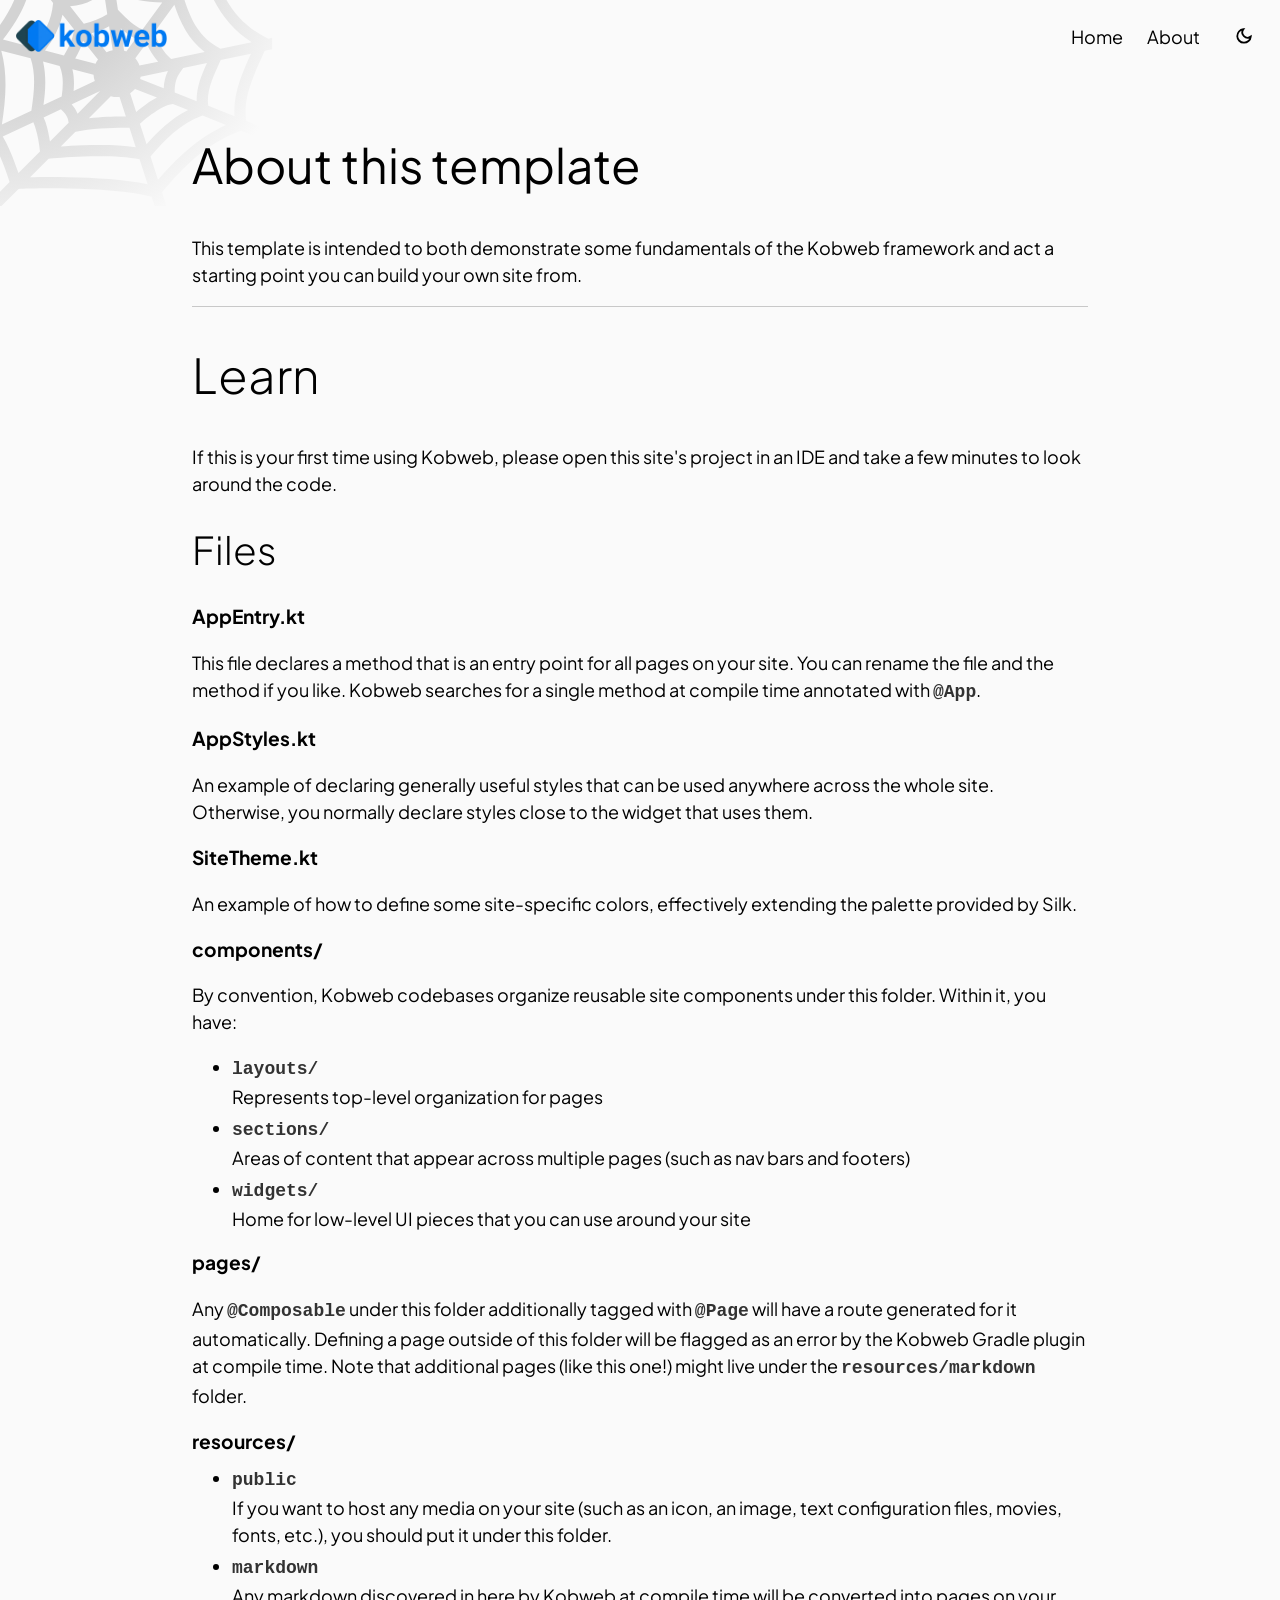
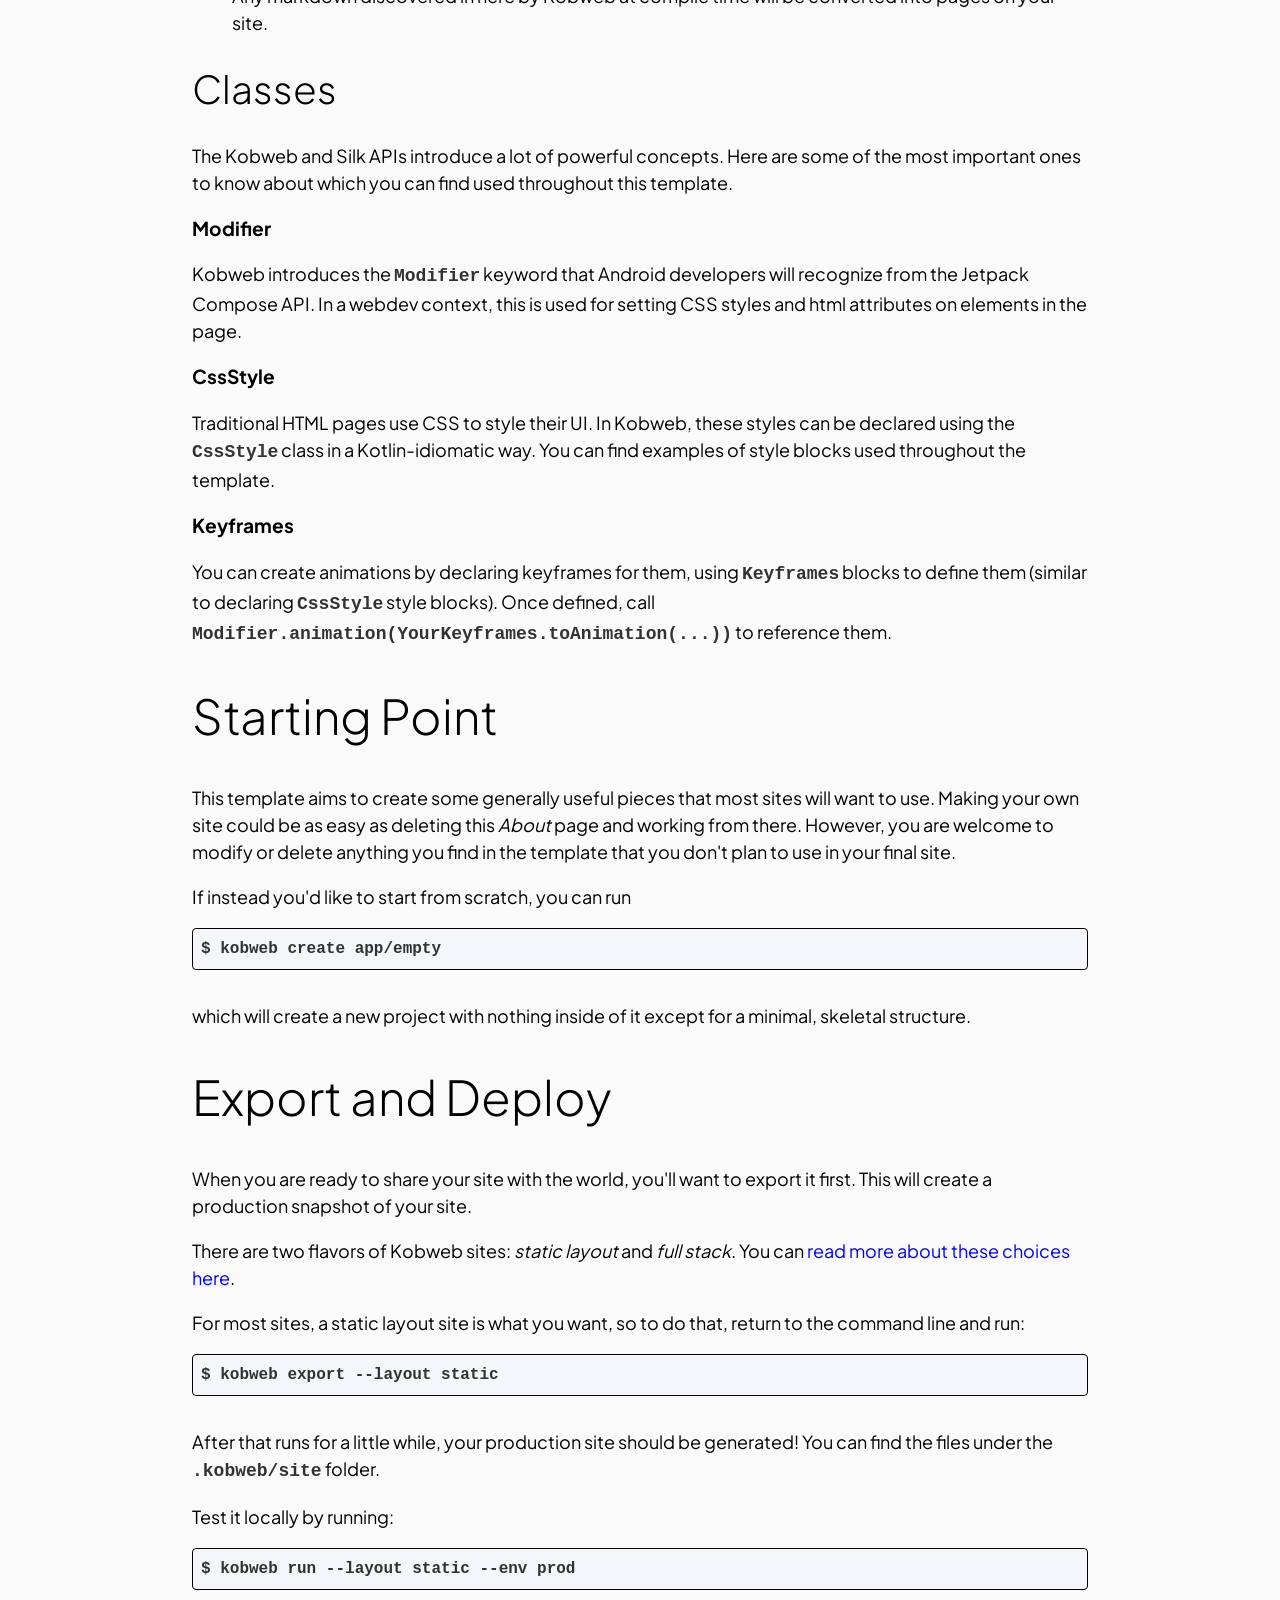
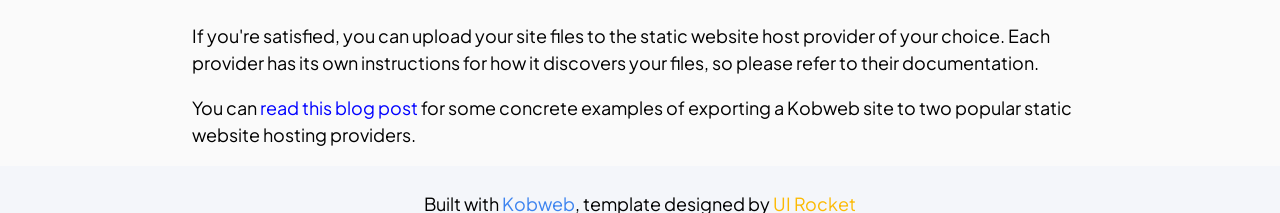
<file: about.html>
<!doctype html>
<html lang="en" class="silk-light">
 <head>
  <meta http-equiv="Content-Type" content="text/html; charset=UTF-8">
  <title>Kobweb - About</title>
  <meta content="Powered by Kobweb" name="description">
  <link href="/favicon.ico" rel="icon">
  <meta content="width=device-width, initial-scale=1" name="viewport">
  <link href="/amieCompiledIcon.png" rel="icon" type="image/png">
  <link href="/fonts/faces.css" rel="stylesheet">
  <link href="https://cdnjs.cloudflare.com/ajax/libs/font-awesome/6.5.2/css/all.min.css" rel="stylesheet">
 </head>
 <body>
  <div id="_kobweb-root" style="width: 100%; height: 100%;">
   <style>@layer reset-compat, reset, kobweb-compose-compat, kobweb-compose, base-compat, base, component-styles-compat, component-styles, component-variants-compat, component-variants, restricted-styles-compat, restricted-styles, general-styles-compat, general-styles;@layer reset {  html, body { padding: 0px; margin: 0px; }  * { box-sizing: border-box; }}</style>
   <style>@layer reset-compat, reset, kobweb-compose-compat, kobweb-compose, base-compat, base, component-styles-compat, component-styles, component-variants-compat, component-variants, restricted-styles-compat, restricted-styles, general-styles-compat, general-styles;@layer kobweb-compose {  .kobweb-box { display: grid; grid-template-columns: minmax(0px, 1fr); grid-template-rows: minmax(0px, 1fr); }  .kobweb-box > * { grid-area: 1 / 1; }  .kobweb-box.kobweb-align-top-start { place-items: start; }  .kobweb-box.kobweb-align-top-center { place-items: start center; }  .kobweb-box.kobweb-align-top-end { place-items: start end; }  .kobweb-box.kobweb-align-center-start { place-items: center start; }  .kobweb-box.kobweb-align-center { place-items: center; }  .kobweb-box.kobweb-align-center-end { place-items: center end; }  .kobweb-box.kobweb-align-bottom-start { place-items: end start; }  .kobweb-box.kobweb-align-bottom-center { place-items: end center; }  .kobweb-box.kobweb-align-bottom-end { place-items: end; }  .kobweb-box > .kobweb-align-top-start-self { place-self: start; }  .kobweb-box > .kobweb-align-top-center-self { place-self: start center; }  .kobweb-box > .kobweb-align-top-end-self { place-self: start end; }  .kobweb-box > .kobweb-align-center-start-self { place-self: center start; }  .kobweb-box > .kobweb-align-center-self { place-self: center; }  .kobweb-box > .kobweb-align-center-end-self { place-self: center end; }  .kobweb-box > .kobweb-align-bottom-start-self { place-self: end start; }  .kobweb-box > .kobweb-align-bottom-center-self { place-self: end center; }  .kobweb-box > .kobweb-align-bottom-end-self { place-self: end; }  .kobweb-col { display: flex; flex-direction: column; }  .kobweb-col.kobweb-arrange-top { justify-content: flex-start; }  .kobweb-col.kobweb-arrange-center { justify-content: center; }  .kobweb-col.kobweb-arrange-bottom { justify-content: flex-end; }  .kobweb-col.kobweb-arrange-space-evenly { justify-content: space-evenly; }  .kobweb-col.kobweb-arrange-space-between { justify-content: space-between; }  .kobweb-col.kobweb-arrange-space-around { justify-content: space-around; }  .kobweb-col.kobweb-align-start { align-items: flex-start; }  .kobweb-col.kobweb-align-center-horiz { align-items: center; }  .kobweb-col.kobweb-align-end { align-items: flex-end; }  .kobweb-col > .kobweb-align-start-self { align-self: flex-start; }  .kobweb-col > .kobweb-align-center-horiz-self { align-self: center; }  .kobweb-col > .kobweb-align-end-self { align-self: flex-end; }  .kobweb-row { display: flex; flex-direction: row; }  .kobweb-row.kobweb-arrange-start { justify-content: flex-start; }  .kobweb-row.kobweb-arrange-center { justify-content: center; }  .kobweb-row.kobweb-arrange-end { justify-content: flex-end; }  .kobweb-row.kobweb-arrange-space-evenly { justify-content: space-evenly; }  .kobweb-row.kobweb-arrange-space-between { justify-content: space-between; }  .kobweb-row.kobweb-arrange-space-around { justify-content: space-around; }  .kobweb-row.kobweb-align-top { align-items: flex-start; }  .kobweb-row.kobweb-align-center-vert { align-items: center; }  .kobweb-row.kobweb-align-bottom { align-items: flex-end; }  .kobweb-row > .kobweb-align-top-self { align-self: flex-start; }  .kobweb-row > .kobweb-align-center-vert-self { align-self: center; }  .kobweb-row > .kobweb-align-bottom-self { align-self: flex-end; }  .kobweb-spacer { flex-grow: 1; }  .kobweb-row.kobweb-arrange-spaced-by { column-gap: var(--kobweb-arrange-spaced-by); }  .kobweb-col.kobweb-arrange-spaced-by { row-gap: var(--kobweb-arrange-spaced-by); }}</style>
   <style>@layer reset-compat, reset, kobweb-compose-compat, kobweb-compose, base-compat, base, component-styles-compat, component-styles, component-variants-compat, component-variants, restricted-styles-compat, restricted-styles, general-styles-compat, general-styles;.silk-light { color-scheme: light; --silk-background-color: rgb(250, 250, 250); --silk-color: black; --silk-border-color: rgba(0, 0, 0, 0.2); --silk-focus-outline-color: rgba(33, 150, 243, 0.5); --silk-placeholder-color: rgb(158, 158, 158); --silk-button-background-default-color: rgb(204, 204, 204); --silk-button-background-hover-color: rgb(163, 163, 163); --silk-button-background-pressed-color: rgb(122, 122, 122); --silk-checkbox-icon-background-color: rgb(33, 150, 243); --silk-checkbox-icon-background-hover-color: rgb(30, 136, 229); --silk-checkbox-icon-color: white; --silk-input-border-hover-color: rgb(158, 158, 158); --silk-input-border-invalid-color: rgb(183, 28, 28); --silk-input-filled-color: rgb(238, 238, 238); --silk-input-filled-hover-color: rgb(214, 214, 214); --silk-input-filled-focus-color: transparent; --silk-overlay-background-color: rgba(0, 0, 0, 0.5); --silk-switch-thumb-color: white; --silk-tab-color: black; --silk-tab-background-color: white; --silk-tab-disabled-background-color: white; --silk-tab-hover-background-color: lightgray; --silk-tab-pressed-background-color: whitesmoke; --silk-tooltip-background-color: black; --silk-tooltip-color: white; }.silk-light { color-scheme: light; --silk-background-color: rgb(250, 250, 250); --silk-color: black; --silk-border-color: rgba(0, 0, 0, 0.2); --silk-focus-outline-color: rgba(33, 150, 243, 0.5); --silk-placeholder-color: rgb(158, 158, 158); --silk-button-background-default-color: rgb(204, 204, 204); --silk-button-background-hover-color: rgb(163, 163, 163); --silk-button-background-pressed-color: rgb(122, 122, 122); --silk-checkbox-icon-background-color: rgb(33, 150, 243); --silk-checkbox-icon-background-hover-color: rgb(30, 136, 229); --silk-checkbox-icon-color: white; --silk-input-border-hover-color: rgb(158, 158, 158); --silk-input-border-invalid-color: rgb(183, 28, 28); --silk-input-filled-color: rgb(238, 238, 238); --silk-input-filled-hover-color: rgb(214, 214, 214); --silk-input-filled-focus-color: transparent; --silk-overlay-background-color: rgba(0, 0, 0, 0.5); --silk-switch-thumb-color: white; --silk-tab-color: black; --silk-tab-background-color: white; --silk-tab-disabled-background-color: white; --silk-tab-hover-background-color: lightgray; --silk-tab-pressed-background-color: whitesmoke; --silk-tooltip-background-color: black; --silk-tooltip-color: white; }.silk-dark { color-scheme: dark; --silk-background-color: rgb(6, 8, 11); --silk-color: white; --silk-border-color: rgba(255, 255, 255, 0.2); --silk-focus-outline-color: rgba(33, 150, 243, 0.5); --silk-placeholder-color: rgb(158, 158, 158); --silk-button-background-default-color: rgb(51, 51, 51); --silk-button-background-hover-color: rgb(92, 92, 92); --silk-button-background-pressed-color: rgb(133, 133, 133); --silk-checkbox-icon-background-color: rgb(144, 202, 249); --silk-checkbox-icon-background-hover-color: rgb(100, 181, 246); --silk-checkbox-icon-color: black; --silk-input-border-hover-color: rgb(117, 117, 117); --silk-input-border-invalid-color: rgb(229, 115, 115); --silk-input-filled-color: rgb(33, 33, 33); --silk-input-filled-hover-color: rgb(56, 56, 56); --silk-input-filled-focus-color: transparent; --silk-overlay-background-color: rgba(255, 255, 255, 0.5); --silk-switch-thumb-color: white; --silk-tab-color: white; --silk-tab-background-color: black; --silk-tab-disabled-background-color: black; --silk-tab-hover-background-color: darkslategray; --silk-tab-pressed-background-color: darkgray; --silk-tooltip-background-color: white; --silk-tooltip-color: black; }.silk-dark { color-scheme: dark; --silk-background-color: rgb(6, 8, 11); --silk-color: white; --silk-border-color: rgba(255, 255, 255, 0.2); --silk-focus-outline-color: rgba(33, 150, 243, 0.5); --silk-placeholder-color: rgb(158, 158, 158); --silk-button-background-default-color: rgb(51, 51, 51); --silk-button-background-hover-color: rgb(92, 92, 92); --silk-button-background-pressed-color: rgb(133, 133, 133); --silk-checkbox-icon-background-color: rgb(144, 202, 249); --silk-checkbox-icon-background-hover-color: rgb(100, 181, 246); --silk-checkbox-icon-color: black; --silk-input-border-hover-color: rgb(117, 117, 117); --silk-input-border-invalid-color: rgb(229, 115, 115); --silk-input-filled-color: rgb(33, 33, 33); --silk-input-filled-hover-color: rgb(56, 56, 56); --silk-input-filled-focus-color: transparent; --silk-overlay-background-color: rgba(255, 255, 255, 0.5); --silk-switch-thumb-color: white; --silk-tab-color: white; --silk-tab-background-color: black; --silk-tab-disabled-background-color: black; --silk-tab-hover-background-color: darkslategray; --silk-tab-pressed-background-color: darkgray; --silk-tooltip-background-color: white; --silk-tooltip-color: black; }.silk-light { --silk-link-default-color: blue; --silk-link-visited-color: purple; }.silk-light { --silk-link-default-color: blue; --silk-link-visited-color: purple; }.silk-dark { --silk-link-default-color: cyan; --silk-link-visited-color: violet; }.silk-dark { --silk-link-default-color: cyan; --silk-link-visited-color: violet; }@media (prefers-reduced-motion: no-preference) {  html { scroll-behavior: smooth; }}@media (prefers-reduced-motion: no-preference) {  html { scroll-behavior: smooth; }}body { font-family: -apple-system, BlinkMacSystemFont, "Segoe UI", Roboto, Oxygen, Ubuntu, Cantarell, "Fira Sans", "Droid Sans", "Helvetica Neue", sans-serif; font-size: 18px; line-height: 1.5; }body { font-family: -apple-system, BlinkMacSystemFont, "Segoe UI", Roboto, Oxygen, Ubuntu, Cantarell, "Fira Sans", "Droid Sans", "Helvetica Neue", sans-serif; font-size: 18px; line-height: 1.5; }body { font-family: JakartaSans, sans-serif; }body { font-family: JakartaSans, sans-serif; }body { scroll-behavior: smooth; }body { scroll-behavior: smooth; }.reveal-on-scroll { opacity: 0; transform: translateY(40px); transition: opacity 0.8s cubic-bezier(0.16, 1, 0.3, 1), transform 0.8s cubic-bezier(0.16, 1, 0.3, 1); }.reveal-on-scroll { opacity: 0; transform: translateY(40px); transition: opacity 0.8s cubic-bezier(0.16, 1, 0.3, 1), transform 0.8s cubic-bezier(0.16, 1, 0.3, 1); }.reveal-visible { opacity: 1; transform: translateY(0px); }.reveal-visible { opacity: 1; transform: translateY(0px); }@keyframes silk-checkbox-enabled {   0% { opacity: 0; }  100% { opacity: 1; }}@keyframes side-menu-slide-in {   0% { translate: 100%; }  100% { }}@scope (.silk-light, .silk-dark) {  @layer component-styles {  :where(&).silk-input, .silk-input { appearance: none; color: var(--silk-color); height: var(--silk-input-height); font-size: var(--silk-input-font-size); background-color: transparent; outline: transparent solid 0px; border: 0px solid transparent; transition: border-color var(--silk-input-color-transition-duration, var(--silk-transition-duration-normal, 200ms)), box-shadow var(--silk-input-color-transition-duration, var(--silk-transition-duration-normal, 200ms)), background-color var(--silk-input-color-transition-duration, var(--silk-transition-duration-normal, 200ms)); }}}@layer component-styles-compat {  .silk-input { appearance: none; color: var(--silk-color); height: var(--silk-input-height); font-size: var(--silk-input-font-size); background-color: transparent; outline: transparent solid 0px; border: 0px solid transparent; transition: border-color var(--silk-input-color-transition-duration, var(--silk-transition-duration-normal, 200ms)), box-shadow var(--silk-input-color-transition-duration, var(--silk-transition-duration-normal, 200ms)), background-color var(--silk-input-color-transition-duration, var(--silk-transition-duration-normal, 200ms)); }}@scope (.silk-light, .silk-dark) {  @layer component-styles {  :where(&).silk-input::placeholder, .silk-input::placeholder { opacity: var(--silk-input-placeholder-opacity, var(--silk-placeholder-opacity, 1)); color: var(--silk-input-placeholder-color, var(--silk-placeholder-color)); }}}@layer component-styles-compat {  .silk-input::placeholder { opacity: var(--silk-input-placeholder-opacity, var(--silk-placeholder-opacity, 1)); color: var(--silk-input-placeholder-color, var(--silk-placeholder-color)); }}@scope (.silk-light, .silk-dark) {  @layer component-styles {  :where(&).silk-input-group, .silk-input-group { outline: transparent solid 0px; border: 0px solid transparent; border-radius: var(--silk-input-border-radius); font-size: var(--silk-input-font-size); }}}@layer component-styles-compat {  .silk-input-group { outline: transparent solid 0px; border: 0px solid transparent; border-radius: var(--silk-input-border-radius); font-size: var(--silk-input-font-size); }}@scope (.silk-light, .silk-dark) {  @layer general-styles {  :where(&).silk-disabled, .silk-disabled { opacity: 0.5; cursor: not-allowed; }}}@layer general-styles-compat {  .silk-disabled { opacity: 0.5; cursor: not-allowed; }}@scope (.silk-light, .silk-dark) {  @layer general-styles {  :where(&).silk-smooth-color, .silk-smooth-color { transition: background-color var(--silk-smooth-color-transition-duration, var(--silk-transition-duration-normal, 200ms)); }}}@layer general-styles-compat {  .silk-smooth-color { transition: background-color var(--silk-smooth-color-transition-duration, var(--silk-transition-duration-normal, 200ms)); }}@scope (.silk-light, .silk-dark) {  @layer component-styles {  :where(&).silk-button, .silk-button { color: var(--silk-button-color, var(--silk-color)); background-color: var(--silk-button-background-default-color); line-height: 1.2; height: var(--silk-button-height); min-width: var(--silk-button-height); font-size: var(--silk-button-font-size); font-weight: 600; white-space: nowrap; padding: 0px var(--silk-button-padding-horizontal); vertical-align: middle; border-radius: 0.375rem; border-width: 0px; user-select: none; transition: background-color var(--silk-button-color-transition-duration, var(--silk-transition-duration-normal, 200ms)); }}}@layer component-styles-compat {  .silk-button { color: var(--silk-button-color, var(--silk-color)); background-color: var(--silk-button-background-default-color); line-height: 1.2; height: var(--silk-button-height); min-width: var(--silk-button-height); font-size: var(--silk-button-font-size); font-weight: 600; white-space: nowrap; padding: 0px var(--silk-button-padding-horizontal); vertical-align: middle; border-radius: 0.375rem; border-width: 0px; user-select: none; transition: background-color var(--silk-button-color-transition-duration, var(--silk-transition-duration-normal, 200ms)); }}@scope (.silk-light, .silk-dark) {  @layer component-styles {  :where(&).silk-button:hover:not([aria-disabled="true"]), .silk-button:hover:not([aria-disabled="true"]) { background-color: var(--silk-button-background-hover-color); cursor: pointer; }}}@layer component-styles-compat {  .silk-button:hover:not([aria-disabled="true"]) { background-color: var(--silk-button-background-hover-color); cursor: pointer; }}@scope (.silk-light, .silk-dark) {  @layer component-styles {  :where(&).silk-button:focus-visible:not([aria-disabled="true"]), .silk-button:focus-visible:not([aria-disabled="true"]) { outline: transparent solid 2px; box-shadow: 0px 0px 0 0.1875rem var(--silk-button-background-focus-color, var(--silk-focus-outline-color)); }}}@layer component-styles-compat {  .silk-button:focus-visible:not([aria-disabled="true"]) { outline: transparent solid 2px; box-shadow: 0px 0px 0 0.1875rem var(--silk-button-background-focus-color, var(--silk-focus-outline-color)); }}@scope (.silk-light, .silk-dark) {  @layer component-styles {  :where(&).silk-button:active:not([aria-disabled="true"]), .silk-button:active:not([aria-disabled="true"]) { background-color: var(--silk-button-background-pressed-color); }}}@layer component-styles-compat {  .silk-button:active:not([aria-disabled="true"]) { background-color: var(--silk-button-background-pressed-color); }}@scope (.silk-light, .silk-dark) {  @layer component-styles {  :where(&).silk-callout, .silk-callout { text-align: start; margin-block: 1em; }}}@layer component-styles-compat {  .silk-callout { text-align: start; margin-block: 1em; }}@scope (.silk-light, .silk-dark) {  @layer component-styles {  :where(&).silk-callout > .callout-title, .silk-callout > .callout-title { display: flex; align-items: center; font-weight: 500; font-size: var(--silk-callout-title-font-size); gap: var(--silk-callout-title-gap, 0.5rem); line-height: var(--silk-callout-title-line-height, 1); }}}@layer component-styles-compat {  .silk-callout > .callout-title { display: flex; align-items: center; font-weight: 500; font-size: var(--silk-callout-title-font-size); gap: var(--silk-callout-title-gap, 0.5rem); line-height: var(--silk-callout-title-line-height, 1); }}@scope (.silk-light, .silk-dark) {  @layer component-styles {  :where(&).silk-checkbox, .silk-checkbox { gap: var(--silk-checkbox-spacing, 0.5rem); user-select: none; font-size: var(--silk-checkbox-font-size); cursor: pointer; position: relative; }}}@layer component-styles-compat {  .silk-checkbox { gap: var(--silk-checkbox-spacing, 0.5rem); user-select: none; font-size: var(--silk-checkbox-font-size); cursor: pointer; position: relative; }}@scope (.silk-light, .silk-dark) {  @layer component-styles {  :where(&).silk-checkbox-icon-container, .silk-checkbox-icon-container { font-size: var(--silk-checkbox-icon-size); width: var(--silk-checkbox-size); height: var(--silk-checkbox-size); border: var(--silk-checkbox-border-width, 0.125rem) solid var(--silk-checkbox-border-color, var(--silk-border-color)); border-radius: var(--silk-checkbox-border-radius, 0.125rem); transition: background-color var(--silk-checkbox-transition-duration, var(--silk-transition-duration-very-fast, 100ms)), border-color var(--silk-checkbox-transition-duration, var(--silk-transition-duration-very-fast, 100ms)); }}}@layer component-styles-compat {  .silk-checkbox-icon-container { font-size: var(--silk-checkbox-icon-size); width: var(--silk-checkbox-size); height: var(--silk-checkbox-size); border: var(--silk-checkbox-border-width, 0.125rem) solid var(--silk-checkbox-border-color, var(--silk-border-color)); border-radius: var(--silk-checkbox-border-radius, 0.125rem); transition: background-color var(--silk-checkbox-transition-duration, var(--silk-transition-duration-very-fast, 100ms)), border-color var(--silk-checkbox-transition-duration, var(--silk-transition-duration-very-fast, 100ms)); }}@scope (.silk-light, .silk-dark) {  @layer component-styles {  :where(&).silk-checkbox-icon, .silk-checkbox-icon { width: var(--silk-checkbox-size); height: var(--silk-checkbox-size); color: var(--silk-checkbox-icon-color); }}}@layer component-styles-compat {  .silk-checkbox-icon { width: var(--silk-checkbox-size); height: var(--silk-checkbox-size); color: var(--silk-checkbox-icon-color); }}@scope (.silk-light, .silk-dark) {  @layer component-styles {  :where(&).silk-overlay, .silk-overlay { background-color: var(--silk-overlay-background-color); }}}@layer component-styles-compat {  .silk-overlay { background-color: var(--silk-overlay-background-color); }}@scope (.silk-light, .silk-dark) {  @layer component-styles {  :where(&).silk-popup, .silk-popup { transition: opacity var(--silk-popup-transition-duration, var(--silk-transition-duration-fast, 150ms)); }}}@layer component-styles-compat {  .silk-popup { transition: opacity var(--silk-popup-transition-duration, var(--silk-transition-duration-fast, 150ms)); }}@scope (.silk-light, .silk-dark) {  @layer component-styles {  :where(&).silk-simple-grid, .silk-simple-grid { display: grid; }}}@layer component-styles-compat {  .silk-simple-grid { display: grid; }}@scope (.silk-light, .silk-dark) {  @media (min-width: 0px) {  @layer component-styles {  :where(&).silk-simple-grid, .silk-simple-grid { grid-template-columns: repeat(var(--silk-simple-grid-col-count-zero), 1fr); }}}}@media (min-width: 0px) {  @layer component-styles-compat {  .silk-simple-grid { grid-template-columns: repeat(var(--silk-simple-grid-col-count-zero), 1fr); }}}@scope (.silk-light, .silk-dark) {  @media (min-width: 30rem) {  @layer component-styles {  :where(&).silk-simple-grid, .silk-simple-grid { grid-template-columns: repeat(var(--silk-simple-grid-col-count-sm), 1fr); }}}}@media (min-width: 30rem) {  @layer component-styles-compat {  .silk-simple-grid { grid-template-columns: repeat(var(--silk-simple-grid-col-count-sm), 1fr); }}}@scope (.silk-light, .silk-dark) {  @media (min-width: 48rem) {  @layer component-styles {  :where(&).silk-simple-grid, .silk-simple-grid { grid-template-columns: repeat(var(--silk-simple-grid-col-count-md), 1fr); }}}}@media (min-width: 48rem) {  @layer component-styles-compat {  .silk-simple-grid { grid-template-columns: repeat(var(--silk-simple-grid-col-count-md), 1fr); }}}@scope (.silk-light, .silk-dark) {  @media (min-width: 62rem) {  @layer component-styles {  :where(&).silk-simple-grid, .silk-simple-grid { grid-template-columns: repeat(var(--silk-simple-grid-col-count-lg), 1fr); }}}}@media (min-width: 62rem) {  @layer component-styles-compat {  .silk-simple-grid { grid-template-columns: repeat(var(--silk-simple-grid-col-count-lg), 1fr); }}}@scope (.silk-light, .silk-dark) {  @media (min-width: 80rem) {  @layer component-styles {  :where(&).silk-simple-grid, .silk-simple-grid { grid-template-columns: repeat(var(--silk-simple-grid-col-count-xl), 1fr); }}}}@media (min-width: 80rem) {  @layer component-styles-compat {  .silk-simple-grid { grid-template-columns: repeat(var(--silk-simple-grid-col-count-xl), 1fr); }}}@scope (.silk-light, .silk-dark) {  @media (min-width: 96rem) {  @layer component-styles {  :where(&).silk-simple-grid, .silk-simple-grid { grid-template-columns: repeat(var(--silk-simple-grid-col-count-xxl), 1fr); }}}}@media (min-width: 96rem) {  @layer component-styles-compat {  .silk-simple-grid { grid-template-columns: repeat(var(--silk-simple-grid-col-count-xxl), 1fr); }}}@scope (.silk-light, .silk-dark) {  @layer component-styles {  :where(&).silk-surface, .silk-surface { background-color: var(--silk-surface-background-color, var(--silk-background-color)); color: var(--silk-surface-color, var(--silk-color)); }}}@layer component-styles-compat {  .silk-surface { background-color: var(--silk-surface-background-color, var(--silk-background-color)); color: var(--silk-surface-color, var(--silk-color)); }}@scope (.silk-light, .silk-dark) {  @layer component-styles {  :where(&).silk-horizontal-divider, .silk-horizontal-divider { border-right: 0px; border-bottom: 0px; border-left: 0px; border-image: initial; border-top: 1px solid var(--silk-divider-color, var(--silk-border-color)); width: 100%; }}}@layer component-styles-compat {  .silk-horizontal-divider { border-right: 0px; border-bottom: 0px; border-left: 0px; border-image: initial; border-top: 1px solid var(--silk-divider-color, var(--silk-border-color)); width: 100%; }}@scope (.silk-light, .silk-dark) {  @layer component-styles {  :where(&).silk-vertical-divider, .silk-vertical-divider { border-top: 0px; border-right: 0px; border-bottom: 0px; border-image: initial; border-left: 1px solid var(--silk-divider-color, var(--silk-border-color)); height: var(--silk-divider-length, 90%); }}}@layer component-styles-compat {  .silk-vertical-divider { border-top: 0px; border-right: 0px; border-bottom: 0px; border-image: initial; border-left: 1px solid var(--silk-divider-color, var(--silk-border-color)); height: var(--silk-divider-length, 90%); }}@scope (.silk-light, .silk-dark) {  @layer component-styles {  :where(&).silk-switch, .silk-switch { position: relative; }}}@layer component-styles-compat {  .silk-switch { position: relative; }}@scope (.silk-light, .silk-dark) {  @layer component-styles {  :where(&).silk-switch-track, .silk-switch-track { width: var(--silk-switch-track-width); min-width: var(--silk-switch-track-width); height: var(--silk-switch-track-height); min-height: var(--silk-switch-track-height); padding: var(--silk-switch-track-padding); border-radius: var(--silk-switch-border-radius, 9999px); background-color: var(--silk-switch-track-background-color); transition: background-color var(--silk-switch-transition-duration, var(--silk-transition-duration-fast, 150ms)); box-sizing: content-box; }}}@layer component-styles-compat {  .silk-switch-track { width: var(--silk-switch-track-width); min-width: var(--silk-switch-track-width); height: var(--silk-switch-track-height); min-height: var(--silk-switch-track-height); padding: var(--silk-switch-track-padding); border-radius: var(--silk-switch-border-radius, 9999px); background-color: var(--silk-switch-track-background-color); transition: background-color var(--silk-switch-transition-duration, var(--silk-transition-duration-fast, 150ms)); box-sizing: content-box; }}@scope (.silk-light, .silk-dark) {  @layer component-styles {  :where(&).silk-switch-track:hover:not([aria-disabled="true"]), .silk-switch-track:hover:not([aria-disabled="true"]) { cursor: pointer; }}}@layer component-styles-compat {  .silk-switch-track:hover:not([aria-disabled="true"]) { cursor: pointer; }}@scope (.silk-light, .silk-dark) {  @layer component-styles {  :where(&).silk-switch-thumb, .silk-switch-thumb { width: var(--silk-switch-track-height); height: var(--silk-switch-track-height); border-radius: var(--silk-switch-border-radius, 9999px); background-color: var(--silk-switch-thumb-color); translate: var(--silk-switch-thumb-offset); transition: translate var(--silk-switch-transition-duration, var(--silk-transition-duration-fast, 150ms)); }}}@layer component-styles-compat {  .silk-switch-thumb { width: var(--silk-switch-track-height); height: var(--silk-switch-track-height); border-radius: var(--silk-switch-border-radius, 9999px); background-color: var(--silk-switch-thumb-color); translate: var(--silk-switch-thumb-offset); transition: translate var(--silk-switch-transition-duration, var(--silk-transition-duration-fast, 150ms)); }}@scope (.silk-light, .silk-dark) {  @layer component-styles {  :where(&).silk-tabs-tab-row, .silk-tabs-tab-row { width: 100%; border-bottom: var(--silk-tab-border-thickness, 2px) solid var(--silk-tab-border-color, var(--silk-border-color)); }}}@layer component-styles-compat {  .silk-tabs-tab-row { width: 100%; border-bottom: var(--silk-tab-border-thickness, 2px) solid var(--silk-tab-border-color, var(--silk-border-color)); }}@scope (.silk-light, .silk-dark) {  @layer component-styles {  :where(&).silk-tabs-tab, .silk-tabs-tab { cursor: pointer; transition: background-color var(--silk-tab-color-transition-duration, var(--silk-transition-duration-normal, 200ms)), color var(--silk-tab-color-transition-duration, var(--silk-transition-duration-normal, 200ms)), border-color var(--silk-tab-color-transition-duration, var(--silk-transition-duration-normal, 200ms)); background-color: var(--silk-tab-background-color); color: var(--silk-tab-color); user-select: none; padding: 0.5rem; margin: 0px 0px calc(-1 * var(--silk-tab-border-thickness, 2px)); border-bottom: var(--silk-tab-border-thickness, 2px) solid var(--silk-tab-border-color, var(--silk-border-color)); }}}@layer component-styles-compat {  .silk-tabs-tab { cursor: pointer; transition: background-color var(--silk-tab-color-transition-duration, var(--silk-transition-duration-normal, 200ms)), color var(--silk-tab-color-transition-duration, var(--silk-transition-duration-normal, 200ms)), border-color var(--silk-tab-color-transition-duration, var(--silk-transition-duration-normal, 200ms)); background-color: var(--silk-tab-background-color); color: var(--silk-tab-color); user-select: none; padding: 0.5rem; margin: 0px 0px calc(-1 * var(--silk-tab-border-thickness, 2px)); border-bottom: var(--silk-tab-border-thickness, 2px) solid var(--silk-tab-border-color, var(--silk-border-color)); }}@scope (.silk-light, .silk-dark) {  @layer component-styles {  :where(&).silk-tabs-tab[aria-disabled="true"], .silk-tabs-tab[aria-disabled="true"] { background-color: var(--silk-tab-disabled-background-color); cursor: not-allowed; }}}@layer component-styles-compat {  .silk-tabs-tab[aria-disabled="true"] { background-color: var(--silk-tab-disabled-background-color); cursor: not-allowed; }}@scope (.silk-light, .silk-dark) {  @layer component-styles {  :where(&).silk-tabs-tab:hover:not([aria-disabled="true"]), .silk-tabs-tab:hover:not([aria-disabled="true"]) { background-color: var(--silk-tab-hover-background-color); }}}@layer component-styles-compat {  .silk-tabs-tab:hover:not([aria-disabled="true"]) { background-color: var(--silk-tab-hover-background-color); }}@scope (.silk-light, .silk-dark) {  @layer component-styles {  :where(&).silk-tabs-tab:active:not([aria-disabled="true"]), .silk-tabs-tab:active:not([aria-disabled="true"]) { background-color: var(--silk-tab-pressed-background-color); }}}@layer component-styles-compat {  .silk-tabs-tab:active:not([aria-disabled="true"]) { background-color: var(--silk-tab-pressed-background-color); }}@scope (.silk-light, .silk-dark) {  @layer component-styles {  :where(&).silk-tabs-panel, .silk-tabs-panel { padding: 1rem; width: 100%; flex-grow: 1; overflow-y: auto; }}}@layer component-styles-compat {  .silk-tabs-panel { padding: 1rem; width: 100%; flex-grow: 1; overflow-y: auto; }}@scope (.silk-light, .silk-dark) {  @layer component-styles {  :where(&).silk-tooltip-arrow, .silk-tooltip-arrow { position: absolute; border-width: 5px; border-style: solid; }}}@layer component-styles-compat {  .silk-tooltip-arrow { position: absolute; border-width: 5px; border-style: solid; }}@scope (.silk-light, .silk-dark) {  @layer component-styles {  :where(&).silk-tooltip, .silk-tooltip { position: relative; background-color: var(--silk-tooltip-background-color); color: var(--silk-tooltip-color); border-radius: 6px; }}}@layer component-styles-compat {  .silk-tooltip { position: relative; background-color: var(--silk-tooltip-background-color); color: var(--silk-tooltip-color); border-radius: 6px; }}@scope (.silk-light, .silk-dark) {  @layer component-styles {  :where(&).silk-tooltip-text, .silk-tooltip-text { padding: 5px; }}}@layer component-styles-compat {  .silk-tooltip-text { padding: 5px; }}@scope (.silk-light, .silk-dark) {  @layer restricted-styles {  :where(&).silk-button-size_xs, .silk-button-size_xs { --silk-button-font-size: var(--silk-font-size-xs, 0.75rem); --silk-button-height: 1.5rem; --silk-button-padding-horizontal: 0.5rem; }}}@layer restricted-styles-compat {  .silk-button-size_xs { --silk-button-font-size: var(--silk-font-size-xs, 0.75rem); --silk-button-height: 1.5rem; --silk-button-padding-horizontal: 0.5rem; }}@scope (.silk-light, .silk-dark) {  @layer restricted-styles {  :where(&).silk-button-size_sm, .silk-button-size_sm { --silk-button-font-size: var(--silk-font-size-sm, 0.875rem); --silk-button-height: 2rem; --silk-button-padding-horizontal: 0.75rem; }}}@layer restricted-styles-compat {  .silk-button-size_sm { --silk-button-font-size: var(--silk-font-size-sm, 0.875rem); --silk-button-height: 2rem; --silk-button-padding-horizontal: 0.75rem; }}@scope (.silk-light, .silk-dark) {  @layer restricted-styles {  :where(&).silk-button-size_md, .silk-button-size_md { --silk-button-font-size: var(--silk-font-size-md, 1rem); --silk-button-height: 2.5rem; --silk-button-padding-horizontal: 1rem; }}}@layer restricted-styles-compat {  .silk-button-size_md { --silk-button-font-size: var(--silk-font-size-md, 1rem); --silk-button-height: 2.5rem; --silk-button-padding-horizontal: 1rem; }}@scope (.silk-light, .silk-dark) {  @layer restricted-styles {  :where(&).silk-button-size_lg, .silk-button-size_lg { --silk-button-font-size: var(--silk-font-size-lg, 1.125rem); --silk-button-height: 3rem; --silk-button-padding-horizontal: 1.5rem; }}}@layer restricted-styles-compat {  .silk-button-size_lg { --silk-button-font-size: var(--silk-font-size-lg, 1.125rem); --silk-button-height: 3rem; --silk-button-padding-horizontal: 1.5rem; }}@scope (.silk-light, .silk-dark) {  @layer restricted-styles {  :where(&).silk-checkbox-size_sm, .silk-checkbox-size_sm { --silk-checkbox-size: 0.875rem; --silk-checkbox-icon-size: 0.45rem; --silk-checkbox-font-size: var(--silk-font-size-sm, 0.875rem); }}}@layer restricted-styles-compat {  .silk-checkbox-size_sm { --silk-checkbox-size: 0.875rem; --silk-checkbox-icon-size: 0.45rem; --silk-checkbox-font-size: var(--silk-font-size-sm, 0.875rem); }}@scope (.silk-light, .silk-dark) {  @layer restricted-styles {  :where(&).silk-checkbox-size_md, .silk-checkbox-size_md { --silk-checkbox-size: 1rem; --silk-checkbox-icon-size: 0.625rem; --silk-checkbox-font-size: var(--silk-font-size-md, 1rem); }}}@layer restricted-styles-compat {  .silk-checkbox-size_md { --silk-checkbox-size: 1rem; --silk-checkbox-icon-size: 0.625rem; --silk-checkbox-font-size: var(--silk-font-size-md, 1rem); }}@scope (.silk-light, .silk-dark) {  @layer restricted-styles {  :where(&).silk-checkbox-size_lg, .silk-checkbox-size_lg { --silk-checkbox-size: 1.25rem; --silk-checkbox-icon-size: 0.8rem; --silk-checkbox-font-size: var(--silk-font-size-lg, 1.125rem); }}}@layer restricted-styles-compat {  .silk-checkbox-size_lg { --silk-checkbox-size: 1.25rem; --silk-checkbox-icon-size: 0.8rem; --silk-checkbox-font-size: var(--silk-font-size-lg, 1.125rem); }}@scope (.silk-light, .silk-dark) {  @layer restricted-styles {  :where(&).silk-input-size_xs, .silk-input-size_xs { --silk-input-font-size: var(--silk-font-size-xs, 0.75rem); --silk-input-height: 1.25rem; --silk-input-padding: 0.375rem; --silk-input-border-radius: var(--silk-border-radius-xs, 0.125rem); }}}@layer restricted-styles-compat {  .silk-input-size_xs { --silk-input-font-size: var(--silk-font-size-xs, 0.75rem); --silk-input-height: 1.25rem; --silk-input-padding: 0.375rem; --silk-input-border-radius: var(--silk-border-radius-xs, 0.125rem); }}@scope (.silk-light, .silk-dark) {  @layer restricted-styles {  :where(&).silk-input-size_sm, .silk-input-size_sm { --silk-input-font-size: var(--silk-font-size-sm, 0.875rem); --silk-input-height: 1.75rem; --silk-input-padding: 0.5rem; --silk-input-border-radius: var(--silk-border-radius-sm, 0.25rem); }}}@layer restricted-styles-compat {  .silk-input-size_sm { --silk-input-font-size: var(--silk-font-size-sm, 0.875rem); --silk-input-height: 1.75rem; --silk-input-padding: 0.5rem; --silk-input-border-radius: var(--silk-border-radius-sm, 0.25rem); }}@scope (.silk-light, .silk-dark) {  @layer restricted-styles {  :where(&).silk-input-size_md, .silk-input-size_md { --silk-input-font-size: var(--silk-font-size-md, 1rem); --silk-input-height: 2.25rem; --silk-input-padding: 0.625rem; --silk-input-border-radius: var(--silk-border-radius-md, 0.375rem); }}}@layer restricted-styles-compat {  .silk-input-size_md { --silk-input-font-size: var(--silk-font-size-md, 1rem); --silk-input-height: 2.25rem; --silk-input-padding: 0.625rem; --silk-input-border-radius: var(--silk-border-radius-md, 0.375rem); }}@scope (.silk-light, .silk-dark) {  @layer restricted-styles {  :where(&).silk-input-size_lg, .silk-input-size_lg { --silk-input-font-size: var(--silk-font-size-lg, 1.125rem); --silk-input-height: 2.5rem; --silk-input-padding: 0.75rem; --silk-input-border-radius: var(--silk-border-radius-md, 0.375rem); }}}@layer restricted-styles-compat {  .silk-input-size_lg { --silk-input-font-size: var(--silk-font-size-lg, 1.125rem); --silk-input-height: 2.5rem; --silk-input-padding: 0.75rem; --silk-input-border-radius: var(--silk-border-radius-md, 0.375rem); }}@scope (.silk-light, .silk-dark) {  @layer restricted-styles {  :where(&).silk-switch-size_sm, .silk-switch-size_sm { --silk-switch-track-width: 1.375rem; --silk-switch-track-height: 0.75rem; --silk-switch-track-padding: 0.188rem; }}}@layer restricted-styles-compat {  .silk-switch-size_sm { --silk-switch-track-width: 1.375rem; --silk-switch-track-height: 0.75rem; --silk-switch-track-padding: 0.188rem; }}@scope (.silk-light, .silk-dark) {  @layer restricted-styles {  :where(&).silk-switch-size_md, .silk-switch-size_md { --silk-switch-track-width: 1.875rem; --silk-switch-track-height: 1rem; --silk-switch-track-padding: 0.188rem; }}}@layer restricted-styles-compat {  .silk-switch-size_md { --silk-switch-track-width: 1.875rem; --silk-switch-track-height: 1rem; --silk-switch-track-padding: 0.188rem; }}@scope (.silk-light, .silk-dark) {  @layer restricted-styles {  :where(&).silk-switch-size_lg, .silk-switch-size_lg { --silk-switch-track-width: 2.875rem; --silk-switch-track-height: 1.5rem; --silk-switch-track-padding: 0.188rem; }}}@layer restricted-styles-compat {  .silk-switch-size_lg { --silk-switch-track-width: 2.875rem; --silk-switch-track-height: 1.5rem; --silk-switch-track-padding: 0.188rem; }}@scope (.silk-light) to (.silk-dark) {  @layer restricted-styles {  :where(&).silk-callout-type_caution, .silk-callout-type_caution { --silk-callout-color: crimson; --silk-callout-background-color: rgba(220, 20, 60, 0.15); }}}@scope (.silk-dark) to (.silk-light) {  @layer restricted-styles {  :where(&).silk-callout-type_caution, .silk-callout-type_caution { --silk-callout-color: red; --silk-callout-background-color: rgba(255, 0, 0, 0.2); }}}@layer restricted-styles-compat {  .silk-callout-type_caution_light { --silk-callout-color: crimson; --silk-callout-background-color: rgba(220, 20, 60, 0.15); }}@layer restricted-styles-compat {  .silk-callout-type_caution_dark { --silk-callout-color: red; --silk-callout-background-color: rgba(255, 0, 0, 0.2); }}@scope (.silk-light) to (.silk-dark) {  @layer restricted-styles {  :where(&).silk-callout-type_important, .silk-callout-type_important { --silk-callout-color: darkorchid; --silk-callout-background-color: rgba(153, 50, 204, 0.15); }}}@scope (.silk-dark) to (.silk-light) {  @layer restricted-styles {  :where(&).silk-callout-type_important, .silk-callout-type_important { --silk-callout-color: darkorchid; --silk-callout-background-color: rgba(153, 50, 204, 0.2); }}}@layer restricted-styles-compat {  .silk-callout-type_important_light { --silk-callout-color: darkorchid; --silk-callout-background-color: rgba(153, 50, 204, 0.15); }}@layer restricted-styles-compat {  .silk-callout-type_important_dark { --silk-callout-color: darkorchid; --silk-callout-background-color: rgba(153, 50, 204, 0.2); }}@scope (.silk-light) to (.silk-dark) {  @layer restricted-styles {  :where(&).silk-callout-type_note, .silk-callout-type_note { --silk-callout-color: dodgerblue; --silk-callout-background-color: rgba(30, 144, 255, 0.15); }}}@scope (.silk-dark) to (.silk-light) {  @layer restricted-styles {  :where(&).silk-callout-type_note, .silk-callout-type_note { --silk-callout-color: dodgerblue; --silk-callout-background-color: rgba(30, 144, 255, 0.2); }}}@layer restricted-styles-compat {  .silk-callout-type_note_light { --silk-callout-color: dodgerblue; --silk-callout-background-color: rgba(30, 144, 255, 0.15); }}@layer restricted-styles-compat {  .silk-callout-type_note_dark { --silk-callout-color: dodgerblue; --silk-callout-background-color: rgba(30, 144, 255, 0.2); }}@scope (.silk-light) to (.silk-dark) {  @layer restricted-styles {  :where(&).silk-callout-type_question, .silk-callout-type_question { --silk-callout-color: seagreen; --silk-callout-background-color: rgba(46, 139, 87, 0.15); }}}@scope (.silk-dark) to (.silk-light) {  @layer restricted-styles {  :where(&).silk-callout-type_question, .silk-callout-type_question { --silk-callout-color: aquamarine; --silk-callout-background-color: rgba(127, 255, 212, 0.2); }}}@layer restricted-styles-compat {  .silk-callout-type_question_light { --silk-callout-color: seagreen; --silk-callout-background-color: rgba(46, 139, 87, 0.15); }}@layer restricted-styles-compat {  .silk-callout-type_question_dark { --silk-callout-color: aquamarine; --silk-callout-background-color: rgba(127, 255, 212, 0.2); }}@scope (.silk-light) to (.silk-dark) {  @layer restricted-styles {  :where(&).silk-callout-type_quote, .silk-callout-type_quote { --silk-callout-color: gray; --silk-callout-background-color: rgba(128, 128, 128, 0.15); }}}@scope (.silk-dark) to (.silk-light) {  @layer restricted-styles {  :where(&).silk-callout-type_quote, .silk-callout-type_quote { --silk-callout-color: gray; --silk-callout-background-color: rgba(128, 128, 128, 0.2); }}}@layer restricted-styles-compat {  .silk-callout-type_quote_light { --silk-callout-color: gray; --silk-callout-background-color: rgba(128, 128, 128, 0.15); }}@layer restricted-styles-compat {  .silk-callout-type_quote_dark { --silk-callout-color: gray; --silk-callout-background-color: rgba(128, 128, 128, 0.2); }}@scope (.silk-light) to (.silk-dark) {  @layer restricted-styles {  :where(&).silk-callout-type_tip, .silk-callout-type_tip { --silk-callout-color: limegreen; --silk-callout-background-color: rgba(50, 205, 50, 0.15); }}}@scope (.silk-dark) to (.silk-light) {  @layer restricted-styles {  :where(&).silk-callout-type_tip, .silk-callout-type_tip { --silk-callout-color: limegreen; --silk-callout-background-color: rgba(50, 205, 50, 0.2); }}}@layer restricted-styles-compat {  .silk-callout-type_tip_light { --silk-callout-color: limegreen; --silk-callout-background-color: rgba(50, 205, 50, 0.15); }}@layer restricted-styles-compat {  .silk-callout-type_tip_dark { --silk-callout-color: limegreen; --silk-callout-background-color: rgba(50, 205, 50, 0.2); }}@scope (.silk-light) to (.silk-dark) {  @layer restricted-styles {  :where(&).silk-callout-type_warning, .silk-callout-type_warning { --silk-callout-color: darkorange; --silk-callout-background-color: rgba(255, 140, 0, 0.15); }}}@scope (.silk-dark) to (.silk-light) {  @layer restricted-styles {  :where(&).silk-callout-type_warning, .silk-callout-type_warning { --silk-callout-color: orange; --silk-callout-background-color: rgba(255, 165, 0, 0.2); }}}@layer restricted-styles-compat {  .silk-callout-type_warning_light { --silk-callout-color: darkorange; --silk-callout-background-color: rgba(255, 140, 0, 0.15); }}@layer restricted-styles-compat {  .silk-callout-type_warning_dark { --silk-callout-color: orange; --silk-callout-background-color: rgba(255, 165, 0, 0.2); }}@scope (.silk-light, .silk-dark) {  @layer component-styles {  :where(&).silk-link, .silk-link { text-decoration-line: none; }}}@layer component-styles-compat {  .silk-link { text-decoration-line: none; }}@scope (.silk-light, .silk-dark) {  @layer component-styles {  :where(&).silk-link:link, .silk-link:link { color: var(--silk-link-default-color); }}}@layer component-styles-compat {  .silk-link:link { color: var(--silk-link-default-color); }}@scope (.silk-light, .silk-dark) {  @layer component-styles {  :where(&).silk-link:visited, .silk-link:visited { color: var(--silk-link-visited-color); }}}@layer component-styles-compat {  .silk-link:visited { color: var(--silk-link-visited-color); }}@scope (.silk-light, .silk-dark) {  @layer component-styles {  :where(&).silk-link:hover, .silk-link:hover { text-decoration-line: underline; }}}@layer component-styles-compat {  .silk-link:hover { text-decoration-line: underline; }}@scope (.silk-light, .silk-dark) {  @layer component-styles {  :where(&).silk-toc, .silk-toc { list-style: none; text-align: start; padding: 0rem; }}}@layer component-styles-compat {  .silk-toc { list-style: none; text-align: start; padding: 0rem; }}@scope (.silk-light, .silk-dark) {  @layer general-styles {  :where(&).headline-text, .headline-text { font-size: 3rem; text-align: start; line-height: 1.2; }}}@layer general-styles-compat {  .headline-text { font-size: 3rem; text-align: start; line-height: 1.2; }}@scope (.silk-light) to (.silk-dark) {  @layer general-styles {  :where(&).subheadline-text, .subheadline-text { font-size: 1rem; text-align: start; color: rgba(0, 0, 0, 0.8); }}}@scope (.silk-dark) to (.silk-light) {  @layer general-styles {  :where(&).subheadline-text, .subheadline-text { font-size: 1rem; text-align: start; color: rgba(255, 255, 255, 0.8); }}}@layer general-styles-compat {  .subheadline-text_light { font-size: 1rem; text-align: start; color: rgba(0, 0, 0, 0.8); }}@layer general-styles-compat {  .subheadline-text_dark { font-size: 1rem; text-align: start; color: rgba(255, 255, 255, 0.8); }}@scope (.silk-light) to (.silk-dark) {  @layer general-styles {  :where(&).footer, .footer { background-color: rgb(244, 246, 250); padding: 1.5rem 10%; }}}@scope (.silk-dark) to (.silk-light) {  @layer general-styles {  :where(&).footer, .footer { background-color: rgb(19, 23, 31); padding: 1.5rem 10%; }}}@layer general-styles-compat {  .footer_light { background-color: rgb(244, 246, 250); padding: 1.5rem 10%; }}@layer general-styles-compat {  .footer_dark { background-color: rgb(19, 23, 31); padding: 1.5rem 10%; }}@scope (.silk-light, .silk-dark) {  @layer general-styles {  :where(&).nav-header, .nav-header { width: 100%; padding: 1rem; }}}@layer general-styles-compat {  .nav-header { width: 100%; padding: 1rem; }}@scope (.silk-light, .silk-dark) {  @layer general-styles {  :where(&).markdown, .markdown { width: 100%; height: 100%; }}}@layer general-styles-compat {  .markdown { width: 100%; height: 100%; }}@scope (.silk-light, .silk-dark) {  @layer general-styles {  :where(&).markdown h1, .markdown h1 { font-size: 3rem; font-weight: 400; margin: 0px 0px 2.5rem; line-height: 1.2; }}}@layer general-styles-compat {  .markdown h1 { font-size: 3rem; font-weight: 400; margin: 0px 0px 2.5rem; line-height: 1.2; }}@scope (.silk-light, .silk-dark) {  @layer general-styles {  :where(&).markdown h2, .markdown h2 { font-size: 3rem; font-weight: 300; margin: 2rem 0px; }}}@layer general-styles-compat {  .markdown h2 { font-size: 3rem; font-weight: 300; margin: 2rem 0px; }}@scope (.silk-light, .silk-dark) {  @layer general-styles {  :where(&).markdown h3, .markdown h3 { font-size: 2.4rem; font-weight: 300; margin: 1.5rem 0px; }}}@layer general-styles-compat {  .markdown h3 { font-size: 2.4rem; font-weight: 300; margin: 1.5rem 0px; }}@scope (.silk-light, .silk-dark) {  @layer general-styles {  :where(&).markdown h4, .markdown h4 { font-size: 1.2rem; font-weight: bolder; margin: 1rem 0px 0.5rem; }}}@layer general-styles-compat {  .markdown h4 { font-size: 1.2rem; font-weight: bolder; margin: 1rem 0px 0.5rem; }}@scope (.silk-light, .silk-dark) {  @layer general-styles {  :where(&).markdown ul, .markdown ul { width: 100%; overflow-wrap: break-word; }}}@layer general-styles-compat {  .markdown ul { width: 100%; overflow-wrap: break-word; }}@scope (.silk-light, .silk-dark) {  @layer general-styles {  :where(&).markdown :is(li, ol, ul), .markdown :is(li, ol, ul) { margin: 0px 0px 0.25rem; }}}@layer general-styles-compat {  .markdown :is(li, ol, ul) { margin: 0px 0px 0.25rem; }}@scope (.silk-light) to (.silk-dark) {  @layer general-styles {  :where(&).markdown code, .markdown code { color: rgba(0, 0, 0, 0.8); font-weight: bolder; }}}@scope (.silk-dark) to (.silk-light) {  @layer general-styles {  :where(&).markdown code, .markdown code { color: rgba(255, 255, 255, 0.8); font-weight: bolder; }}}@layer general-styles-compat {  .markdown_light code { color: rgba(0, 0, 0, 0.8); font-weight: bolder; }}@layer general-styles-compat {  .markdown_dark code { color: rgba(255, 255, 255, 0.8); font-weight: bolder; }}@scope (.silk-light, .silk-dark) {  @layer general-styles {  :where(&).markdown pre, .markdown pre { margin: 0.5rem 0px 2rem; width: 100%; }}}@layer general-styles-compat {  .markdown pre { margin: 0.5rem 0px 2rem; width: 100%; }}@scope (.silk-light) to (.silk-dark) {  @layer general-styles {  :where(&).markdown pre > code, .markdown pre > code { display: block; width: 100%; background-color: rgb(244, 246, 250); border: 1px solid black; border-radius: 0.25rem; padding: 0.5rem; font-size: 1rem; overflow-x: auto; }}}@scope (.silk-dark) to (.silk-light) {  @layer general-styles {  :where(&).markdown pre > code, .markdown pre > code { display: block; width: 100%; background-color: rgb(19, 23, 31); border: 1px solid white; border-radius: 0.25rem; padding: 0.5rem; font-size: 1rem; overflow-x: auto; }}}@layer general-styles-compat {  .markdown_light pre > code { display: block; width: 100%; background-color: rgb(244, 246, 250); border: 1px solid black; border-radius: 0.25rem; padding: 0.5rem; font-size: 1rem; overflow-x: auto; }}@layer general-styles-compat {  .markdown_dark pre > code { display: block; width: 100%; background-color: rgb(19, 23, 31); border: 1px solid white; border-radius: 0.25rem; padding: 0.5rem; font-size: 1rem; overflow-x: auto; }}@scope (.silk-light, .silk-dark) {  @layer general-styles {  :where(&).page-content, .page-content { width: 100%; height: 100%; padding: 4rem 2rem 0px; }}}@layer general-styles-compat {  .page-content { width: 100%; height: 100%; padding: 4rem 2rem 0px; }}@scope (.silk-light, .silk-dark) {  @media (min-width: 48rem) {  @layer general-styles {  :where(&).page-content, .page-content { max-width: 60rem; }}}}@media (min-width: 48rem) {  @layer general-styles-compat {  .page-content { max-width: 60rem; }}}@scope (.silk-light, .silk-dark) {  @layer component-variants {  :where(&).silk-input-outlined, .silk-input-outlined { padding-inline: var(--silk-input-padding) var(--silk-input-padding); border-radius: var(--silk-input-border-radius); border: 1px solid var(--silk-input-border-color, var(--silk-border-color)); }}}@layer component-variants-compat {  .silk-input-outlined { padding-inline: var(--silk-input-padding) var(--silk-input-padding); border-radius: var(--silk-input-border-radius); border: 1px solid var(--silk-input-border-color, var(--silk-border-color)); }}@scope (.silk-light, .silk-dark) {  @layer component-variants {  :where(&).silk-input-outlined[aria-invalid="true"], .silk-input-outlined[aria-invalid="true"] { border: 1px solid var(--silk-input-border-invalid-color); box-shadow: 0px 0px 0 1px var(--silk-input-border-invalid-color); }}}@layer component-variants-compat {  .silk-input-outlined[aria-invalid="true"] { border: 1px solid var(--silk-input-border-invalid-color); box-shadow: 0px 0px 0 1px var(--silk-input-border-invalid-color); }}@scope (.silk-light, .silk-dark) {  @layer component-variants {  :where(&).silk-input-outlined:hover:not(:disabled), .silk-input-outlined:hover:not(:disabled) { border-color: var(--silk-input-border-hover-color); }}}@layer component-variants-compat {  .silk-input-outlined:hover:not(:disabled) { border-color: var(--silk-input-border-hover-color); }}@scope (.silk-light, .silk-dark) {  @layer component-variants {  :where(&).silk-input-outlined:focus-visible:not(:disabled), .silk-input-outlined:focus-visible:not(:disabled) { border: 1px solid var(--silk-input-border-focus-color, var(--silk-focus-outline-color)); box-shadow: 0px 0px 0 1px var(--silk-input-border-focus-color, var(--silk-focus-outline-color)); }}}@layer component-variants-compat {  .silk-input-outlined:focus-visible:not(:disabled) { border: 1px solid var(--silk-input-border-focus-color, var(--silk-focus-outline-color)); box-shadow: 0px 0px 0 1px var(--silk-input-border-focus-color, var(--silk-focus-outline-color)); }}@scope (.silk-light, .silk-dark) {  @layer component-variants {  :where(&).silk-input-filled, .silk-input-filled { padding-inline: var(--silk-input-padding) var(--silk-input-padding); background-color: var(--silk-input-filled-color); border-radius: var(--silk-input-border-radius); border: 1px solid transparent; }}}@layer component-variants-compat {  .silk-input-filled { padding-inline: var(--silk-input-padding) var(--silk-input-padding); background-color: var(--silk-input-filled-color); border-radius: var(--silk-input-border-radius); border: 1px solid transparent; }}@scope (.silk-light, .silk-dark) {  @layer component-variants {  :where(&).silk-input-filled:hover:not(:disabled), .silk-input-filled:hover:not(:disabled) { background-color: var(--silk-input-filled-hover-color); }}}@layer component-variants-compat {  .silk-input-filled:hover:not(:disabled) { background-color: var(--silk-input-filled-hover-color); }}@scope (.silk-light, .silk-dark) {  @layer component-variants {  :where(&).silk-input-filled[aria-invalid="true"], .silk-input-filled[aria-invalid="true"] { border-color: var(--silk-input-border-invalid-color); box-shadow: 0px 0px 0 1px var(--silk-input-border-invalid-color); }}}@layer component-variants-compat {  .silk-input-filled[aria-invalid="true"] { border-color: var(--silk-input-border-invalid-color); box-shadow: 0px 0px 0 1px var(--silk-input-border-invalid-color); }}@scope (.silk-light, .silk-dark) {  @layer component-variants {  :where(&).silk-input-filled:focus-visible:not(:disabled), .silk-input-filled:focus-visible:not(:disabled) { background-color: var(--silk-input-filled-focus-color); border-color: var(--silk-input-border-focus-color, var(--silk-focus-outline-color)); box-shadow: 0px 0px 0 1px var(--silk-input-border-focus-color, var(--silk-focus-outline-color)); }}}@layer component-variants-compat {  .silk-input-filled:focus-visible:not(:disabled) { background-color: var(--silk-input-filled-focus-color); border-color: var(--silk-input-border-focus-color, var(--silk-focus-outline-color)); box-shadow: 0px 0px 0 1px var(--silk-input-border-focus-color, var(--silk-focus-outline-color)); }}@scope (.silk-light, .silk-dark) {  @layer component-variants {  :where(&).silk-input-flushed, .silk-input-flushed { border-bottom: 1px solid var(--silk-input-border-color, var(--silk-border-color)); }}}@layer component-variants-compat {  .silk-input-flushed { border-bottom: 1px solid var(--silk-input-border-color, var(--silk-border-color)); }}@scope (.silk-light, .silk-dark) {  @layer component-variants {  :where(&).silk-input-flushed[aria-invalid="true"], .silk-input-flushed[aria-invalid="true"] { border-color: var(--silk-input-border-invalid-color); box-shadow: 0px 1px var(--silk-input-border-invalid-color); }}}@layer component-variants-compat {  .silk-input-flushed[aria-invalid="true"] { border-color: var(--silk-input-border-invalid-color); box-shadow: 0px 1px var(--silk-input-border-invalid-color); }}@scope (.silk-light, .silk-dark) {  @layer component-variants {  :where(&).silk-input-flushed:hover:not(:disabled), .silk-input-flushed:hover:not(:disabled) { border-color: var(--silk-input-border-hover-color); }}}@layer component-variants-compat {  .silk-input-flushed:hover:not(:disabled) { border-color: var(--silk-input-border-hover-color); }}@scope (.silk-light, .silk-dark) {  @layer component-variants {  :where(&).silk-input-flushed:focus-visible:not(:disabled), .silk-input-flushed:focus-visible:not(:disabled) { border-color: var(--silk-input-border-focus-color, var(--silk-focus-outline-color)); box-shadow: 0px 1px var(--silk-input-border-focus-color, var(--silk-focus-outline-color)); }}}@layer component-variants-compat {  .silk-input-flushed:focus-visible:not(:disabled) { border-color: var(--silk-input-border-focus-color, var(--silk-focus-outline-color)); box-shadow: 0px 1px var(--silk-input-border-focus-color, var(--silk-focus-outline-color)); }}@scope (.silk-light, .silk-dark) {  @layer component-variants {  :where(&).silk-callout-left-bordered, .silk-callout-left-bordered { border-left: 0.25em solid var(--silk-callout-color); padding: 0.5rem 1rem; }}}@layer component-variants-compat {  .silk-callout-left-bordered { border-left: 0.25em solid var(--silk-callout-color); padding: 0.5rem 1rem; }}@scope (.silk-light, .silk-dark) {  @layer component-variants {  :where(&).silk-callout-left-bordered > .callout-title, .silk-callout-left-bordered > .callout-title { color: var(--silk-callout-color); margin-bottom: 1rem; }}}@layer component-variants-compat {  .silk-callout-left-bordered > .callout-title { color: var(--silk-callout-color); margin-bottom: 1rem; }}@scope (.silk-light, .silk-dark) {  @layer component-variants {  :where(&).silk-callout-left-bordered > .callout-body > p:first-child, .silk-callout-left-bordered > .callout-body > p:first-child { margin-block-start: 0px; }}}@layer component-variants-compat {  .silk-callout-left-bordered > .callout-body > p:first-child { margin-block-start: 0px; }}@scope (.silk-light, .silk-dark) {  @layer component-variants {  :where(&).silk-callout-left-bordered > .callout-body > p:last-child, .silk-callout-left-bordered > .callout-body > p:last-child { margin-block-end: 0px; }}}@layer component-variants-compat {  .silk-callout-left-bordered > .callout-body > p:last-child { margin-block-end: 0px; }}@scope (.silk-light, .silk-dark) {  @layer component-variants {  :where(&).silk-callout-left-bordered-filled, .silk-callout-left-bordered-filled { border-left: 0.25em solid var(--silk-callout-color); background-color: var(--silk-callout-background-color); border-radius: 4px; padding: 0.75rem 1rem; box-shadow: rgba(0, 0, 0, 0.12) 0px 1px 2px, rgba(0, 0, 0, 0.08) 0px 3px 10px; }}}@layer component-variants-compat {  .silk-callout-left-bordered-filled { border-left: 0.25em solid var(--silk-callout-color); background-color: var(--silk-callout-background-color); border-radius: 4px; padding: 0.75rem 1rem; box-shadow: rgba(0, 0, 0, 0.12) 0px 1px 2px, rgba(0, 0, 0, 0.08) 0px 3px 10px; }}@scope (.silk-light, .silk-dark) {  @layer component-variants {  :where(&).silk-callout-left-bordered-filled > .callout-title, .silk-callout-left-bordered-filled > .callout-title { color: var(--silk-callout-color); margin-bottom: 0.75rem; }}}@layer component-variants-compat {  .silk-callout-left-bordered-filled > .callout-title { color: var(--silk-callout-color); margin-bottom: 0.75rem; }}@scope (.silk-light, .silk-dark) {  @layer component-variants {  :where(&).silk-callout-left-bordered-filled > .callout-body > p:first-child, .silk-callout-left-bordered-filled > .callout-body > p:first-child { margin-block-start: 0px; }}}@layer component-variants-compat {  .silk-callout-left-bordered-filled > .callout-body > p:first-child { margin-block-start: 0px; }}@scope (.silk-light, .silk-dark) {  @layer component-variants {  :where(&).silk-callout-left-bordered-filled > .callout-body > p:last-child, .silk-callout-left-bordered-filled > .callout-body > p:last-child { margin-block-end: 0px; }}}@layer component-variants-compat {  .silk-callout-left-bordered-filled > .callout-body > p:last-child { margin-block-end: 0px; }}@scope (.silk-light, .silk-dark) {  @layer component-variants {  :where(&).silk-callout-outlined, .silk-callout-outlined { border: 1px solid var(--silk-callout-color); border-radius: 0.2rem; }}}@layer component-variants-compat {  .silk-callout-outlined { border: 1px solid var(--silk-callout-color); border-radius: 0.2rem; }}@scope (.silk-light, .silk-dark) {  @layer component-variants {  :where(&).silk-callout-outlined > .callout-title, .silk-callout-outlined > .callout-title { background-color: var(--silk-callout-background-color); padding: 0.75rem; }}}@layer component-variants-compat {  .silk-callout-outlined > .callout-title { background-color: var(--silk-callout-background-color); padding: 0.75rem; }}@scope (.silk-light, .silk-dark) {  @layer component-variants {  :where(&).silk-callout-outlined .callout-icon, .silk-callout-outlined .callout-icon { color: var(--silk-callout-color); }}}@layer component-variants-compat {  .silk-callout-outlined .callout-icon { color: var(--silk-callout-color); }}@scope (.silk-light, .silk-dark) {  @layer component-variants {  :where(&).silk-callout-outlined > .callout-body, .silk-callout-outlined > .callout-body { padding: 0.75rem; }}}@layer component-variants-compat {  .silk-callout-outlined > .callout-body { padding: 0.75rem; }}@scope (.silk-light, .silk-dark) {  @layer component-variants {  :where(&).silk-callout-outlined > .callout-body > p:first-child, .silk-callout-outlined > .callout-body > p:first-child { margin-block-start: 0px; }}}@layer component-variants-compat {  .silk-callout-outlined > .callout-body > p:first-child { margin-block-start: 0px; }}@scope (.silk-light, .silk-dark) {  @layer component-variants {  :where(&).silk-callout-outlined > .callout-body > p:last-child, .silk-callout-outlined > .callout-body > p:last-child { margin-block-end: 0px; }}}@layer component-variants-compat {  .silk-callout-outlined > .callout-body > p:last-child { margin-block-end: 0px; }}@scope (.silk-light, .silk-dark) {  @layer component-variants {  :where(&).silk-callout-outlined-filled, .silk-callout-outlined-filled { border: 1px solid var(--silk-callout-color); background-color: var(--silk-callout-background-color); border-radius: 4px; padding: 0.75rem; }}}@layer component-variants-compat {  .silk-callout-outlined-filled { border: 1px solid var(--silk-callout-color); background-color: var(--silk-callout-background-color); border-radius: 4px; padding: 0.75rem; }}@scope (.silk-light, .silk-dark) {  @layer component-variants {  :where(&).silk-callout-outlined-filled > .callout-title, .silk-callout-outlined-filled > .callout-title { color: var(--silk-callout-color); margin-bottom: 0.75rem; }}}@layer component-variants-compat {  .silk-callout-outlined-filled > .callout-title { color: var(--silk-callout-color); margin-bottom: 0.75rem; }}@scope (.silk-light, .silk-dark) {  @layer component-variants {  :where(&).silk-callout-outlined-filled > .callout-body > p:first-child, .silk-callout-outlined-filled > .callout-body > p:first-child { margin-block-start: 0px; }}}@layer component-variants-compat {  .silk-callout-outlined-filled > .callout-body > p:first-child { margin-block-start: 0px; }}@scope (.silk-light, .silk-dark) {  @layer component-variants {  :where(&).silk-callout-outlined-filled > .callout-body > p:last-child, .silk-callout-outlined-filled > .callout-body > p:last-child { margin-block-end: 0px; }}}@layer component-variants-compat {  .silk-callout-outlined-filled > .callout-body > p:last-child { margin-block-end: 0px; }}@scope (.silk-light, .silk-dark) {  @layer component-variants {  :where(&).silk-callout-matching-link :is(:any-link), .silk-callout-matching-link :is(:any-link) { color: var(--silk-callout-color); }}}@layer component-variants-compat {  .silk-callout-matching-link :is(:any-link) { color: var(--silk-callout-color); }}@scope (.silk-light, .silk-dark) {  @layer component-variants {  :where(&).silk-input-checkbox, .silk-input-checkbox { border: 0px; width: 1px; height: 1px; margin: -1px; padding: 0px; clip-path: inset(50%); overflow: hidden; white-space: nowrap; position: absolute; }}}@layer component-variants-compat {  .silk-input-checkbox { border: 0px; width: 1px; height: 1px; margin: -1px; padding: 0px; clip-path: inset(50%); overflow: hidden; white-space: nowrap; position: absolute; }}@scope (.silk-light, .silk-dark) {  @layer component-variants {  :where(&).silk-input-checkbox:focus-visible + *, .silk-input-checkbox:focus-visible + * { box-shadow: 0px 0px 0 var(--silk-checkbox-focus-outline-spread, 0.1875rem) var(--silk-checkbox-focus-outline-color, var(--silk-focus-outline-color)); }}}@layer component-variants-compat {  .silk-input-checkbox:focus-visible + * { box-shadow: 0px 0px 0 var(--silk-checkbox-focus-outline-spread, 0.1875rem) var(--silk-checkbox-focus-outline-color, var(--silk-focus-outline-color)); }}@scope (.silk-light, .silk-dark) {  @layer component-variants {  :where(&).silk-input-checkbox:not([aria-disabled]):hover + *, .silk-input-checkbox:not([aria-disabled]):hover + * { --silk-checkbox-icon-background-color: var(--silk-checkbox-icon-background-hover-color); }}}@layer component-variants-compat {  .silk-input-checkbox:not([aria-disabled]):hover + * { --silk-checkbox-icon-background-color: var(--silk-checkbox-icon-background-hover-color); }}@scope (.silk-light, .silk-dark) {  @layer component-variants {  :where(&).silk-checkbox-icon-container-checked, .silk-checkbox-icon-container-checked { background-color: var(--silk-checkbox-icon-background-color); border-color: var(--silk-checkbox-icon-background-color); }}}@layer component-variants-compat {  .silk-checkbox-icon-container-checked { background-color: var(--silk-checkbox-icon-background-color); border-color: var(--silk-checkbox-icon-background-color); }}@scope (.silk-light, .silk-dark) {  @layer component-variants {  :where(&).silk-checkbox-icon-container-unchecked, .silk-checkbox-icon-container-unchecked { background-color: var(--silk-checkbox-unchecked-background-color); }}}@layer component-variants-compat {  .silk-checkbox-icon-container-unchecked { background-color: var(--silk-checkbox-unchecked-background-color); }}@scope (.silk-light, .silk-dark) {  @layer component-variants {  :where(&).silk-input-switch, .silk-input-switch { border: 0px; width: 1px; height: 1px; margin: -1px; padding: 0px; clip-path: inset(50%); overflow: hidden; white-space: nowrap; position: absolute; }}}@layer component-variants-compat {  .silk-input-switch { border: 0px; width: 1px; height: 1px; margin: -1px; padding: 0px; clip-path: inset(50%); overflow: hidden; white-space: nowrap; position: absolute; }}@scope (.silk-light, .silk-dark) {  @layer component-variants {  :where(&).silk-input-switch:focus-visible + *, .silk-input-switch:focus-visible + * { box-shadow: 0px 0px 0 0.1875rem var(--silk-switch-focus-color, var(--silk-focus-outline-color)); }}}@layer component-variants-compat {  .silk-input-switch:focus-visible + * { box-shadow: 0px 0px 0 0.1875rem var(--silk-switch-focus-color, var(--silk-focus-outline-color)); }}@scope (.silk-light, .silk-dark) {  @layer component-variants {  :where(&).silk-tooltip-arrow-top-left, .silk-tooltip-arrow-top-left { margin: -9px 0px 0px 9px; top: 0px; border-color: transparent transparent var(--silk-tooltip-background-color) transparent; }}}@layer component-variants-compat {  .silk-tooltip-arrow-top-left { margin: -9px 0px 0px 9px; top: 0px; border-color: transparent transparent var(--silk-tooltip-background-color) transparent; }}@scope (.silk-light, .silk-dark) {  @layer component-variants {  :where(&).silk-tooltip-arrow-top, .silk-tooltip-arrow-top { margin: -9px 0px 0px -5px; left: 50%; top: 0px; border-color: transparent transparent var(--silk-tooltip-background-color) transparent; }}}@layer component-variants-compat {  .silk-tooltip-arrow-top { margin: -9px 0px 0px -5px; left: 50%; top: 0px; border-color: transparent transparent var(--silk-tooltip-background-color) transparent; }}@scope (.silk-light, .silk-dark) {  @layer component-variants {  :where(&).silk-tooltip-arrow-top-right, .silk-tooltip-arrow-top-right { margin: -9px 9px 0px 0px; right: 0px; top: 0px; border-color: transparent transparent var(--silk-tooltip-background-color) transparent; }}}@layer component-variants-compat {  .silk-tooltip-arrow-top-right { margin: -9px 9px 0px 0px; right: 0px; top: 0px; border-color: transparent transparent var(--silk-tooltip-background-color) transparent; }}@scope (.silk-light, .silk-dark) {  @layer component-variants {  :where(&).silk-tooltip-arrow-left-top, .silk-tooltip-arrow-left-top { margin: 9px 0px 0px -9px; left: 0px; top: 0px; border-color: transparent var(--silk-tooltip-background-color) transparent transparent; }}}@layer component-variants-compat {  .silk-tooltip-arrow-left-top { margin: 9px 0px 0px -9px; left: 0px; top: 0px; border-color: transparent var(--silk-tooltip-background-color) transparent transparent; }}@scope (.silk-light, .silk-dark) {  @layer component-variants {  :where(&).silk-tooltip-arrow-left, .silk-tooltip-arrow-left { margin: -5px 0px 0px -9px; left: 0px; top: 50%; border-color: transparent var(--silk-tooltip-background-color) transparent transparent; }}}@layer component-variants-compat {  .silk-tooltip-arrow-left { margin: -5px 0px 0px -9px; left: 0px; top: 50%; border-color: transparent var(--silk-tooltip-background-color) transparent transparent; }}@scope (.silk-light, .silk-dark) {  @layer component-variants {  :where(&).silk-tooltip-arrow-left-bottom, .silk-tooltip-arrow-left-bottom { margin: 0px 0px 9px -9px; left: 0px; bottom: 0px; border-color: transparent var(--silk-tooltip-background-color) transparent transparent; }}}@layer component-variants-compat {  .silk-tooltip-arrow-left-bottom { margin: 0px 0px 9px -9px; left: 0px; bottom: 0px; border-color: transparent var(--silk-tooltip-background-color) transparent transparent; }}@scope (.silk-light, .silk-dark) {  @layer component-variants {  :where(&).silk-tooltip-arrow-right-top, .silk-tooltip-arrow-right-top { margin: 9px -9px 0px 0px; right: 0px; top: 0px; border-color: transparent transparent transparent var(--silk-tooltip-background-color); }}}@layer component-variants-compat {  .silk-tooltip-arrow-right-top { margin: 9px -9px 0px 0px; right: 0px; top: 0px; border-color: transparent transparent transparent var(--silk-tooltip-background-color); }}@scope (.silk-light, .silk-dark) {  @layer component-variants {  :where(&).silk-tooltip-arrow-right, .silk-tooltip-arrow-right { margin: -5px -9px 0px 0px; right: 0px; top: 50%; border-color: transparent transparent transparent var(--silk-tooltip-background-color); }}}@layer component-variants-compat {  .silk-tooltip-arrow-right { margin: -5px -9px 0px 0px; right: 0px; top: 50%; border-color: transparent transparent transparent var(--silk-tooltip-background-color); }}@scope (.silk-light, .silk-dark) {  @layer component-variants {  :where(&).silk-tooltip-arrow-right-bottom, .silk-tooltip-arrow-right-bottom { margin: 0px -9px 9px 0px; right: 0px; bottom: 0px; border-color: transparent transparent transparent var(--silk-tooltip-background-color); }}}@layer component-variants-compat {  .silk-tooltip-arrow-right-bottom { margin: 0px -9px 9px 0px; right: 0px; bottom: 0px; border-color: transparent transparent transparent var(--silk-tooltip-background-color); }}@scope (.silk-light, .silk-dark) {  @layer component-variants {  :where(&).silk-tooltip-arrow-bottom-left, .silk-tooltip-arrow-bottom-left { margin: 0px 0px -9px 9px; left: 0px; bottom: 0px; border-color: var(--silk-tooltip-background-color) transparent transparent transparent; }}}@layer component-variants-compat {  .silk-tooltip-arrow-bottom-left { margin: 0px 0px -9px 9px; left: 0px; bottom: 0px; border-color: var(--silk-tooltip-background-color) transparent transparent transparent; }}@scope (.silk-light, .silk-dark) {  @layer component-variants {  :where(&).silk-tooltip-arrow-bottom, .silk-tooltip-arrow-bottom { margin: 0px 0px -9px -5px; left: 50%; bottom: 0px; border-color: var(--silk-tooltip-background-color) transparent transparent transparent; }}}@layer component-variants-compat {  .silk-tooltip-arrow-bottom { margin: 0px 0px -9px -5px; left: 50%; bottom: 0px; border-color: var(--silk-tooltip-background-color) transparent transparent transparent; }}@scope (.silk-light, .silk-dark) {  @layer component-variants {  :where(&).silk-tooltip-arrow-bottom-right, .silk-tooltip-arrow-bottom-right { margin: 0px 9px -9px 0px; right: 0px; bottom: 0px; border-color: var(--silk-tooltip-background-color) transparent transparent transparent; }}}@layer component-variants-compat {  .silk-tooltip-arrow-bottom-right { margin: 0px 9px -9px 0px; right: 0px; bottom: 0px; border-color: var(--silk-tooltip-background-color) transparent transparent transparent; }}@scope (.silk-light, .silk-dark) {  @layer component-variants {  :where(&).silk-image-fit-width, .silk-image-fit-width { width: 100%; object-fit: scale-down; }}}@layer component-variants-compat {  .silk-image-fit-width { width: 100%; object-fit: scale-down; }}@scope (.silk-light, .silk-dark) {  @layer component-variants {  :where(&).silk-link-uncolored:link, .silk-link-uncolored:link { color: var(--silk-color); }}}@layer component-variants-compat {  .silk-link-uncolored:link { color: var(--silk-color); }}@scope (.silk-light, .silk-dark) {  @layer component-variants {  :where(&).silk-link-uncolored:visited, .silk-link-uncolored:visited { color: var(--silk-color); }}}@layer component-variants-compat {  .silk-link-uncolored:visited { color: var(--silk-color); }}@scope (.silk-light, .silk-dark) {  @layer component-variants {  :where(&).silk-link-undecorated:hover, .silk-link-undecorated:hover { text-decoration-line: none; }}}@layer component-variants-compat {  .silk-link-undecorated:hover { text-decoration-line: none; }}@scope (.silk-light, .silk-dark) {  @layer component-variants {  :where(&).silk-link-always-underlined, .silk-link-always-underlined { text-decoration-line: underline; }}}@layer component-variants-compat {  .silk-link-always-underlined { text-decoration-line: underline; }}@scope (.silk-light, .silk-dark) {  @layer component-variants {  :where(&).silk-toc-bordered, .silk-toc-bordered { border-radius: 5px; border: 1px solid var(--silk-toc-border-color, var(--silk-border-color)); padding: 1rem; }}}@layer component-variants-compat {  .silk-toc-bordered { border-radius: 5px; border: 1px solid var(--silk-toc-border-color, var(--silk-border-color)); padding: 1rem; }}@scope (.silk-light, .silk-dark) {  @layer component-variants {  :where(&).silk-button-circle, .silk-button-circle { padding: 0px; border-radius: 50%; }}}@layer component-variants-compat {  .silk-button-circle { padding: 0px; border-radius: 50%; }}@scope (.silk-light, .silk-dark) {  @layer component-variants {  :where(&).silk-button-uncolored, .silk-button-uncolored { --silk-button-background-default-color: transparent; }}}@layer component-variants-compat {  .silk-button-uncolored { --silk-button-background-default-color: transparent; }}@scope (*) {  @layer reset-compat {  :scope { all: revert-layer; }}  @layer kobweb-compose-compat {  :scope { all: revert-layer; }}  @layer base-compat {  :scope { all: revert-layer; }}  @layer component-styles-compat {  :scope { all: revert-layer; }}  @layer component-variants-compat {  :scope { all: revert-layer; }}  @layer restricted-styles-compat {  :scope { all: revert-layer; }}  @layer general-styles-compat {  :scope { all: revert-layer; }}}</style>
   <style>@layer reset-compat, reset, kobweb-compose-compat, kobweb-compose, base-compat, base, component-styles-compat, component-styles, component-variants-compat, component-variants, restricted-styles-compat, restricted-styles, general-styles-compat, general-styles;@media not all and (min-width: 0px) {  .silk-display-if-at-least-zero { display: none !important; }}@media (min-width: 0px) {  .silk-display-until-zero { display: none !important; }}@media not all and (min-width: 30rem) {  .silk-display-if-at-least-sm { display: none !important; }}@media (min-width: 30rem) {  .silk-display-until-sm { display: none !important; }}@media not all and (min-width: 48rem) {  .silk-display-if-at-least-md { display: none !important; }}@media (min-width: 48rem) {  .silk-display-until-md { display: none !important; }}@media not all and (min-width: 62rem) {  .silk-display-if-at-least-lg { display: none !important; }}@media (min-width: 62rem) {  .silk-display-until-lg { display: none !important; }}@media not all and (min-width: 80rem) {  .silk-display-if-at-least-xl { display: none !important; }}@media (min-width: 80rem) {  .silk-display-until-xl { display: none !important; }}@media not all and (min-width: 96rem) {  .silk-display-if-at-least-xxl { display: none !important; }}@media (min-width: 96rem) {  .silk-display-until-xxl { display: none !important; }}</style>
   <div class="silk-surface silk-smooth-color" style="min-height: 100vh;">
    <div class="kobweb-box kobweb-align-center" style="width: 100%; min-height: 100vh; grid-template-rows: 1fr min-content;">
     <svg class="kobweb-align-top-start-self" style="grid-row: 1 / 2; max-width: 100%;" width="25rem" height="20rem">
      <defs>
       <radialGradient id="cobweb-fade-out" cx="0" cy="0" r="120%">
        <stop offset="50%" stop-color="lightgray"></stop><stop offset="100%" stop-color="lightgray" stop-opacity="0"></stop>
       </radialGradient>
      </defs>
      <path d="M-19.5501 -131.516L37.5899-59.412C34.8649 -10.82 13.8419 26.38 -14.8001 60.62L-21.5161 58.86V78.18L-18.9591 78.852C-3.60911 123.917 -9.87111 169.679 -17.1391 217.146L-21.5151 219.193V239.823L-12.3351 235.529C-5.81911 246.236 1.32289 262.576 6.72489 276.859C10.0329 285.624 13.1183 294.472 15.9779 303.394L-21.5151 341.084V343.514H2.42689L30.9769 314.814C40.2469 314.451 72.7469 313.341 113.677 314.064C160.421 314.889 216.289 318.364 252.727 327.731L257.807 343.515H277.439L270.009 320.427C305.949 278.917 341.921 239.902 401.743 218.087L453.517 238.573V218.476L410.534 201.468C404.16 162.258 423.289 124.803 441.154 84.788L453.517 82.203V63.111L447.194 64.434L441.744 61.631C385.656 32.8 365.41 -16.36 348.444 -71.07L392.628 -131.516H369.478L330.878 -78.706C272.605 -77.452 218.403 -81.169 176.432 -116.496L174.158 -131.516H155.258L158.096 -112.766C130.96 -83.776 100.532 -64.812 53.5119 -69.41L4.29189 -131.516H-19.5521H-19.5501ZM180.367 -90.512C220.975 -64.208 268.865 -59.618 317.121 -59.882L283.981 -14.542C247.393 -14.146 214.125 -17.576 188.136 -39.18L180.367 -90.512ZM161.533 -90.072L169.823 -35.297C152.008 -16.681 132.529 -5.117 101.828 -8.443L68.7519 -50.18C107.345 -50.92 137.11 -67.324 161.532 -90.072H161.533ZM334.857 -52.48C350.393 -5.51302 371.907 40.21 419.407 70.242L367.639 81.062L366.823 80.645C329.553 61.5 316.378 29.005 304.888 -8.18501L304.172 -10.5L334.855 -52.48H334.857ZM54.1169 -38.562L88.5099 4.836C85.9869 34.419 73.1059 57.496 55.3699 79.043L4.96589 65.81C28.6799 36.036 47.6059 2.41699 54.1179 -38.563L54.1169 -38.562ZM191.965 -13.872C215.901 -0.177994 243.015 3.528 270.369 4.076L237.459 49.104C222.401 42.74 211.322 31.351 198.889 18.779L196.546 16.409L191.964 -13.871L191.965 -13.872ZM173.187 -13.062L178.779 23.893C167.603 31.393 154.343 36.043 139.733 39.385L116.831 10.488C139.541 9.093 157.926 -0.192001 173.187 -13.062ZM290.567 8.11099C300.313 37.266 313.713 66.128 341.147 86.601L285.219 98.291C272.222 87.109 265.242 73.557 258.063 58.401L256.393 54.871L290.567 8.11099ZM104.135 24.554L123.277 48.708L123.199 49.418C121.269 66.783 114.322 79.048 106.549 92.481L75.0129 84.201C88.2249 66.845 98.9529 47.373 104.133 24.554H104.135ZM181.809 43.907L187.821 83.649C184.26 84.3288 180.81 85.5 177.571 87.129L152.394 55.362C162.584 52.612 172.524 49.017 181.808 43.908L181.809 43.907ZM201.169 46.95C208.524 53.528 216.689 59.672 226.321 64.34L210.487 86.002C209.307 85.5035 208.103 85.0636 206.88 84.684L201.17 46.949L201.169 46.95ZM138.419 67.814L163.329 99.244C161.729 101.454 160.361 103.823 159.249 106.314L125.335 97.412C130.29 88.655 135.165 79.159 138.419 67.814ZM243.944 71.896C249.064 82.311 255.048 92.991 263.597 102.809L232.454 109.317C230.89 104.865 228.541 100.73 225.517 97.107L243.944 71.896ZM2.17189 84.4L51.0449 97.23C60.2719 125.445 56.8399 154.31 52.2449 184.678L3.17289 207.64C9.12289 167.493 13.4619 126.226 2.17189 84.4ZM418.314 89.562C403.381 122.197 388.2 156.295 390.881 193.692L347.141 176.385C343.541 151.369 355.917 126.94 367.866 100.107L418.316 89.563L418.314 89.562ZM71.7379 102.662L99.3519 109.91L99.9139 111.31C106.014 126.443 105.297 143.082 102.814 161.018L72.4959 175.203C75.7099 151.691 77.4719 127.39 71.7379 102.662ZM345.033 104.879C335.99 124.696 327.236 145.682 327.781 168.726L291.194 154.249C291.19 141.101 292.589 131.409 300.314 120.329L305.294 113.185L345.034 104.878L345.033 104.879ZM120.673 115.507L155.91 124.759C156.126 128.317 156.825 131.829 157.988 135.199L122.718 151.702C123.768 139.802 123.644 127.654 120.673 115.507ZM279.833 118.507C275.208 127.94 273.453 137.397 272.885 147.005L233.607 131.465C233.873 130.34 234.077 129.192 234.247 128.035L279.832 118.507H279.833ZM225.037 148.169L261.541 162.612C252.631 167.192 244.225 173.148 236.864 178.772C233.505 181.339 230.209 183.988 226.978 186.714L216.876 155.317C219.916 153.317 222.662 150.909 225.038 148.169H225.037ZM166.917 151.653L129.26 189.51C126.702 183.31 123.242 178.363 119.672 174.275L119.76 173.719L166.914 151.653H166.917ZM184.647 160.325C189.395 161.652 194.351 162.077 199.256 161.58L209.729 194.12C196.415 193.96 172.116 194.196 148.036 197.13L184.646 160.326L184.647 160.325ZM288.133 173.135L313.496 183.169C284.096 198.089 263.12 219.065 244.244 240.369L233.2 206.05C236.754 202.876 241.93 198.42 248.21 193.623C259.63 184.896 274.418 175.923 283.895 173.996L288.133 173.135ZM101.635 182.2L103.152 183.725C109 189.6 113.125 194.028 114.375 204.475L83.2319 235.783C82.8819 233.513 82.4939 231.153 82.0319 228.641C80.0219 217.691 77.5839 205.699 72.7069 195.737L101.635 182.202V182.2ZM337.563 192.693L376.781 208.211C327.358 230.711 293.866 264.895 263.331 299.681L250.896 261.034C274.999 233.196 298.569 207.418 337.564 192.694L337.563 192.693ZM55.5769 203.75C58.5789 210.587 61.7989 221.92 63.6529 232.016C65.2349 240.626 66.1529 248.096 66.6329 252.466L30.7509 288.541C28.6803 282.405 26.4966 276.307 24.2009 270.251C18.8269 256.035 12.2079 240.239 4.59089 227.611L55.5769 203.751V203.75ZM206.44 212.898C210.408 212.892 213.254 212.928 215.79 212.963L226.186 245.263C199.929 241.113 167.553 241.073 139.129 242.078C123.554 242.628 111.125 243.405 101.272 244.143L125.38 219.906L126.33 219.676C150.076 213.886 186.19 212.93 206.44 212.898ZM164.248 260.288C189.172 260.235 214.614 261.554 232.664 265.391L246.092 307.118C207.384 298.888 157.108 296.141 114.006 295.38C86.7839 294.898 64.7689 295.192 50.1359 295.553L80.9359 264.59C88.7009 263.833 111.646 261.748 139.789 260.754C147.689 260.474 155.939 260.304 164.247 260.287L164.248 260.288Z" transform="scale(0.6)" fill="url(#cobweb-fade-out)"></path>
     </svg>
     <div class="kobweb-col kobweb-arrange-top kobweb-align-center-horiz" style="width: 100%; height: 100%; grid-row: 1 / 2;">
      <div class="nav-header kobweb-row kobweb-arrange-start kobweb-align-center-vert">
       <a class="silk-link" href="https://kobweb.varabyte.com"><img class="silk-image" style="height: 2rem; display: block;" src="/kobweb-logo.png" alt="Kobweb Logo"></a>
       <div class="kobweb-spacer"></div>
       <div class="silk-display-if-at-least-md kobweb-row kobweb-arrange-start kobweb-align-center-vert" style="gap: 1.5rem;">
        <a class="silk-link silk-link-undecorated silk-link-uncolored" href="/">Home</a><a class="silk-link silk-link-undecorated silk-link-uncolored" href="/about">About</a><button class="silk-button silk-button-circle silk-button-uncolored silk-button-size_md" style="--silk-button-font-size: 1em;" type="button">
         <div class="kobweb-row kobweb-arrange-center kobweb-align-center-vert">
          <svg style="overflow: visible;" width="1em" viewBox="0 0 200 200" stroke="currentColor" fill="none" stroke-width="20">
           <path d="M 175 106.583 A 75 75 0 1 1 93.417 25 A 58.333 58.333 0 0 0 175 106.583 Z"></path>
          </svg>
         </div>
        </button>
        <div class="kobweb-box kobweb-align-top-start" style="display: none;"></div>
       </div>
       <div class="silk-display-until-md kobweb-row kobweb-arrange-start kobweb-align-center-vert" style="font-size: 1.5rem; gap: 1rem;">
        <button class="silk-button silk-button-circle silk-button-uncolored silk-button-size_md" style="--silk-button-font-size: 1em;" type="button">
         <div class="kobweb-row kobweb-arrange-center kobweb-align-center-vert">
          <svg style="overflow: visible;" width="1em" viewBox="0 0 200 200" stroke="currentColor" fill="none" stroke-width="20">
           <path d="M 175 106.583 A 75 75 0 1 1 93.417 25 A 58.333 58.333 0 0 0 175 106.583 Z"></path>
          </svg>
         </div>
        </button>
        <div class="kobweb-box kobweb-align-top-start" style="display: none;"></div>
        <button class="silk-button silk-button-circle silk-button-uncolored silk-button-size_md" style="--silk-button-font-size: 1em;" type="button">
         <div class="kobweb-row kobweb-arrange-center kobweb-align-center-vert">
          <svg style="overflow: visible;" width="1em" viewBox="0 0 24 24" stroke="currentColor" fill="none" stroke-width="3">
           <line x1="0" x2="23" y1="3" y2="3"></line><line x1="0" x2="23" y1="12" y2="12"></line><line x1="0" x2="23" y1="21" y2="21"></line>
          </svg>
         </div>
        </button>
       </div>
      </div>
      <div class="page-content">
       <div class="markdown markdown_light">
        <h1 id="about-this-template">About this template</h1>
        <p>This template is intended to both demonstrate some fundamentals of the Kobweb framework and act a starting point you can build your own site from.</p>
        <hr class="silk-horizontal-divider">
        <h2 id="learn">Learn</h2>
        <p>If this is your first time using Kobweb, please open this site's project in an IDE and take a few minutes to look around the code.</p>
        <h3 id="files">Files</h3>
        <h4 id="appentry-kt">AppEntry.kt</h4>
        <p>This file declares a method that is an entry point for all pages on your site. You can rename the file and the method if you like. Kobweb searches for a single method at compile time annotated with <code>@App</code>.</p>
        <h4 id="appstyles-kt">AppStyles.kt</h4>
        <p>An example of declaring generally useful styles that can be used anywhere across the whole site. Otherwise, you normally declare styles close to the widget that uses them.</p>
        <h4 id="sitetheme-kt">SiteTheme.kt</h4>
        <p>An example of how to define some site-specific colors, effectively extending the palette provided by Silk.</p>
        <h4 id="components">components/</h4>
        <p>By convention, Kobweb codebases organize reusable site components under this folder. Within it, you have:</p>
        <ul>
         <li><code>layouts/</code>
          <br>
          Represents top-level organization for pages</li>
         <li><code>sections/</code>
          <br>
          Areas of content that appear across multiple pages (such as nav bars and footers)</li>
         <li><code>widgets/</code>
          <br>
          Home for low-level UI pieces that you can use around your site</li>
        </ul>
        <h4 id="pages">pages/</h4>
        <p>Any <code>@Composable</code> under this folder additionally tagged with <code>@Page</code> will have a route generated for it automatically. Defining a page outside of this folder will be flagged as an error by the Kobweb Gradle plugin at compile time. Note that additional pages (like this one!) might live under the <code>resources/markdown</code> folder.</p>
        <h4 id="resources">resources/</h4>
        <ul>
         <li><code>public</code>
          <br>
          If you want to host any media on your site (such as an icon, an image, text configuration files, movies, fonts, etc.), you should put it under this folder.</li>
         <li><code>markdown</code>
          <br>
          Any markdown discovered in here by Kobweb at compile time will be converted into pages on your site.</li>
        </ul>
        <h3 id="classes">Classes</h3>
        <p>The Kobweb and Silk APIs introduce a lot of powerful concepts. Here are some of the most important ones to know about which you can find used throughout this template.</p>
        <h4 id="modifier">Modifier</h4>
        <p>Kobweb introduces the <code>Modifier</code> keyword that Android developers will recognize from the Jetpack Compose API. In a webdev context, this is used for setting CSS styles and html attributes on elements in the page.</p>
        <h4 id="cssstyle">CssStyle</h4>
        <p>Traditional HTML pages use CSS to style their UI. In Kobweb, these styles can be declared using the <code>CssStyle</code> class in a Kotlin-idiomatic way. You can find examples of style blocks used throughout the template.</p>
        <h4 id="keyframes">Keyframes</h4>
        <p>You can create animations by declaring keyframes for them, using <code>Keyframes</code> blocks to define them (similar to declaring <code>CssStyle</code> style blocks). Once defined, call <code>Modifier.animation(YourKeyframes.toAnimation(...))</code> to reference them.</p>
        <h2 id="starting-point">Starting Point</h2>
        <p>This template aims to create some generally useful pieces that most sites will want to use. Making your own site could be as easy as deleting this <em>About</em> page and working from there. However, you are welcome to modify or delete anything you find in the template that you don't plan to use in your final site.</p>
        <p>If instead you'd like to start from scratch, you can run</p>
        <pre><code>$ kobweb create app/empty
</code></pre>
        <p>which will create a new project with nothing inside of it except for a minimal, skeletal structure.</p>
        <h2 id="export-and-deploy">Export and Deploy</h2>
        <p>When you are ready to share your site with the world, you'll want to export it first. This will create a production snapshot of your site.</p>
        <p>There are two flavors of Kobweb sites: <em>static layout</em> and <em>full stack</em>. You can <a class="silk-link" href="https://kobweb.varabyte.com/docs/concepts/foundation/exporting#static-layout-vs-full-stack-sites">read more about these choices here</a>.</p>
        <p>For most sites, a static layout site is what you want, so to do that, return to the command line and run:</p>
        <pre><code>$ kobweb export --layout static
</code></pre>
        <p>After that runs for a little while, your production site should be generated! You can find the files under the <code>.kobweb/site</code> folder.</p>
        <p>Test it locally by running:</p>
        <pre><code>$ kobweb run --layout static --env prod
</code></pre>
        <p>If you're satisfied, you can upload your site files to the static website host provider of your choice. Each provider has its own instructions for how it discovers your files, so please refer to their documentation.</p>
        <p>You can <a class="silk-link" href="https://bitspittle.dev/blog/2022/static-deploy">read this blog post</a> for some concrete examples of exporting a Kobweb site to two popular static website hosting providers.</p>
       </div>
      </div>
     </div>
     <div class="footer footer_light kobweb-box kobweb-align-center" style="width: 100%; grid-row: 2 / 3;">
      <span style="text-align: center;"><span class="silk-span-text" style="white-space: pre-wrap;">Built with </span><a class="silk-link silk-link-uncolored" style="--silk-color: rgb(60, 131, 239);" href="https://github.com/varabyte/kobweb">Kobweb</a><span class="silk-span-text" style="white-space: pre-wrap;">, template designed by </span><a class="silk-link silk-link-uncolored" style="--silk-color: rgb(252, 186, 3); white-space: nowrap;" href="https://ui-rocket.com">UI Rocket</a></span>
     </div>
    </div>
   </div>
  </div>
  <script src="/debuggingamie.js"></script>
 </body>
</html>
</file>
<file: fonts/faces.css>
@font-face {
  font-family: 'JakartaSans';
  src: url('/fonts/JakartaSans/PlusJakartaSans-VariableFont_wght.ttf');
}
</file>
